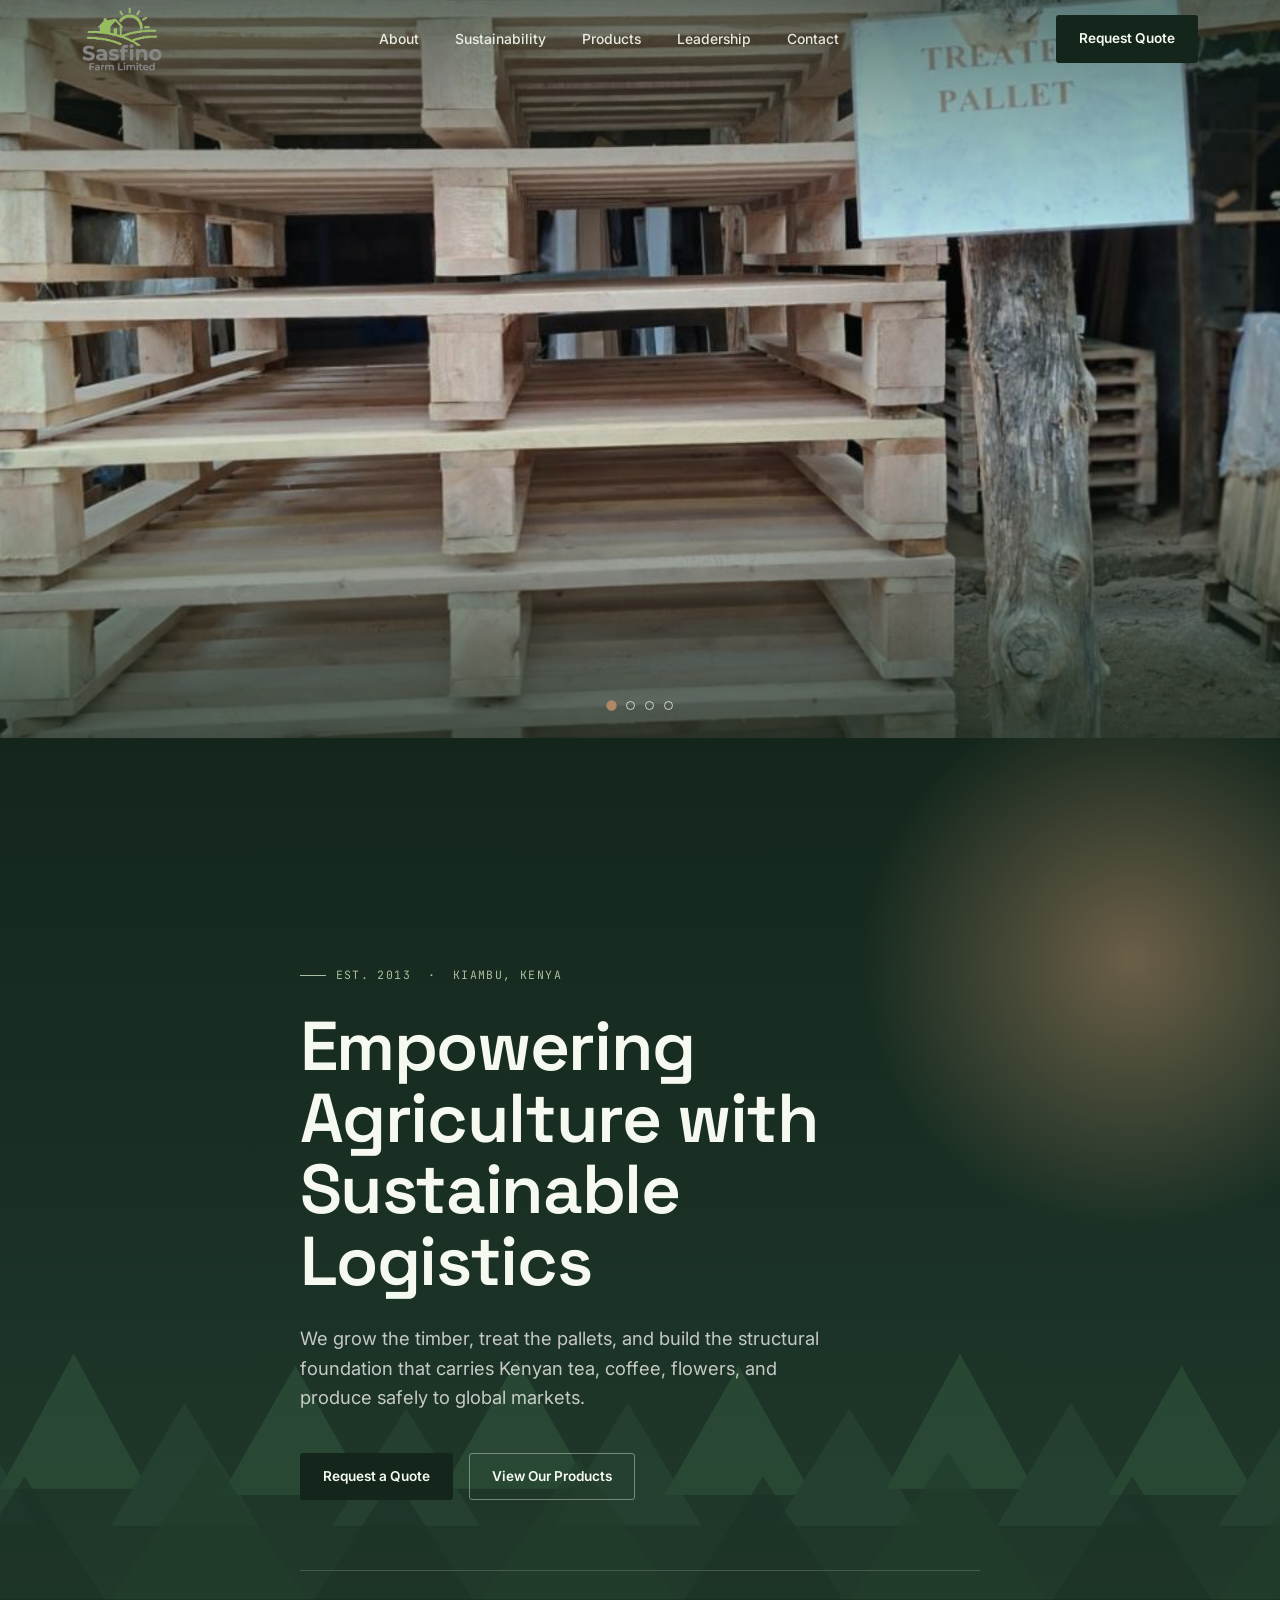
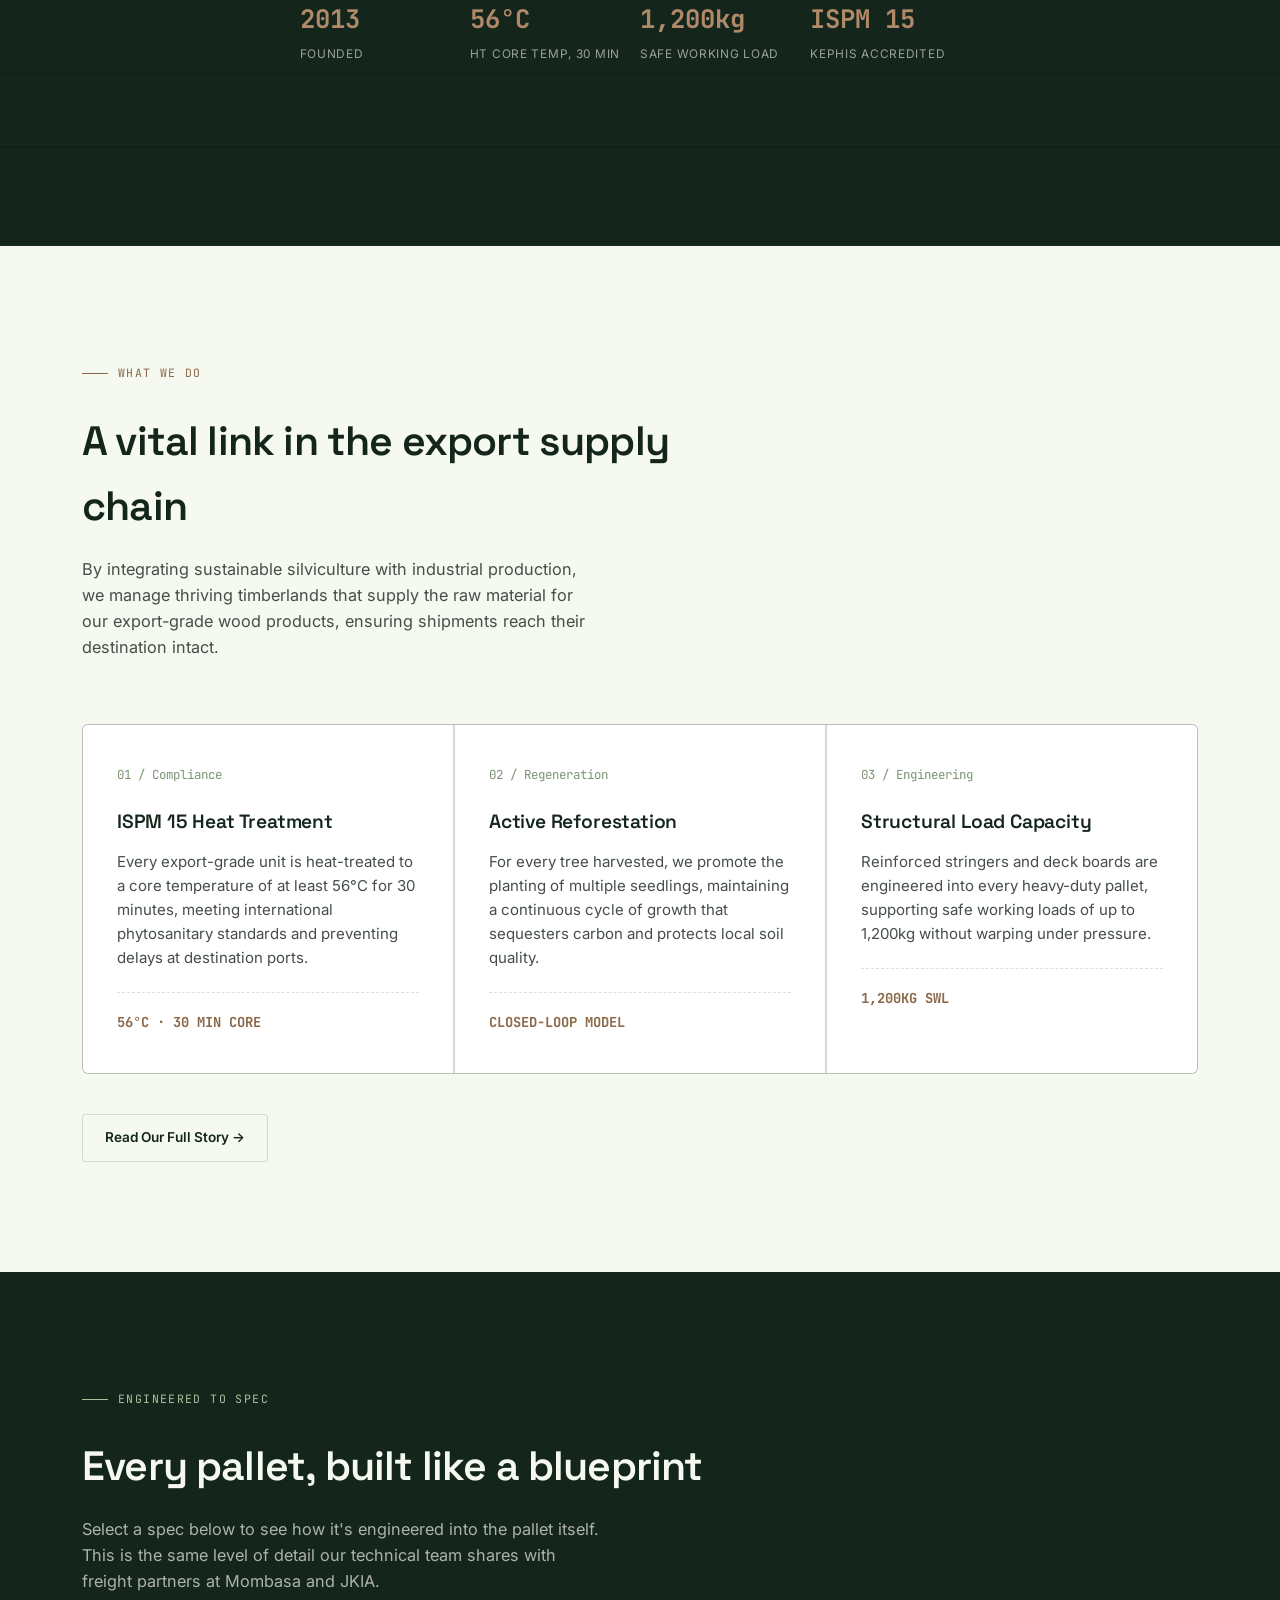
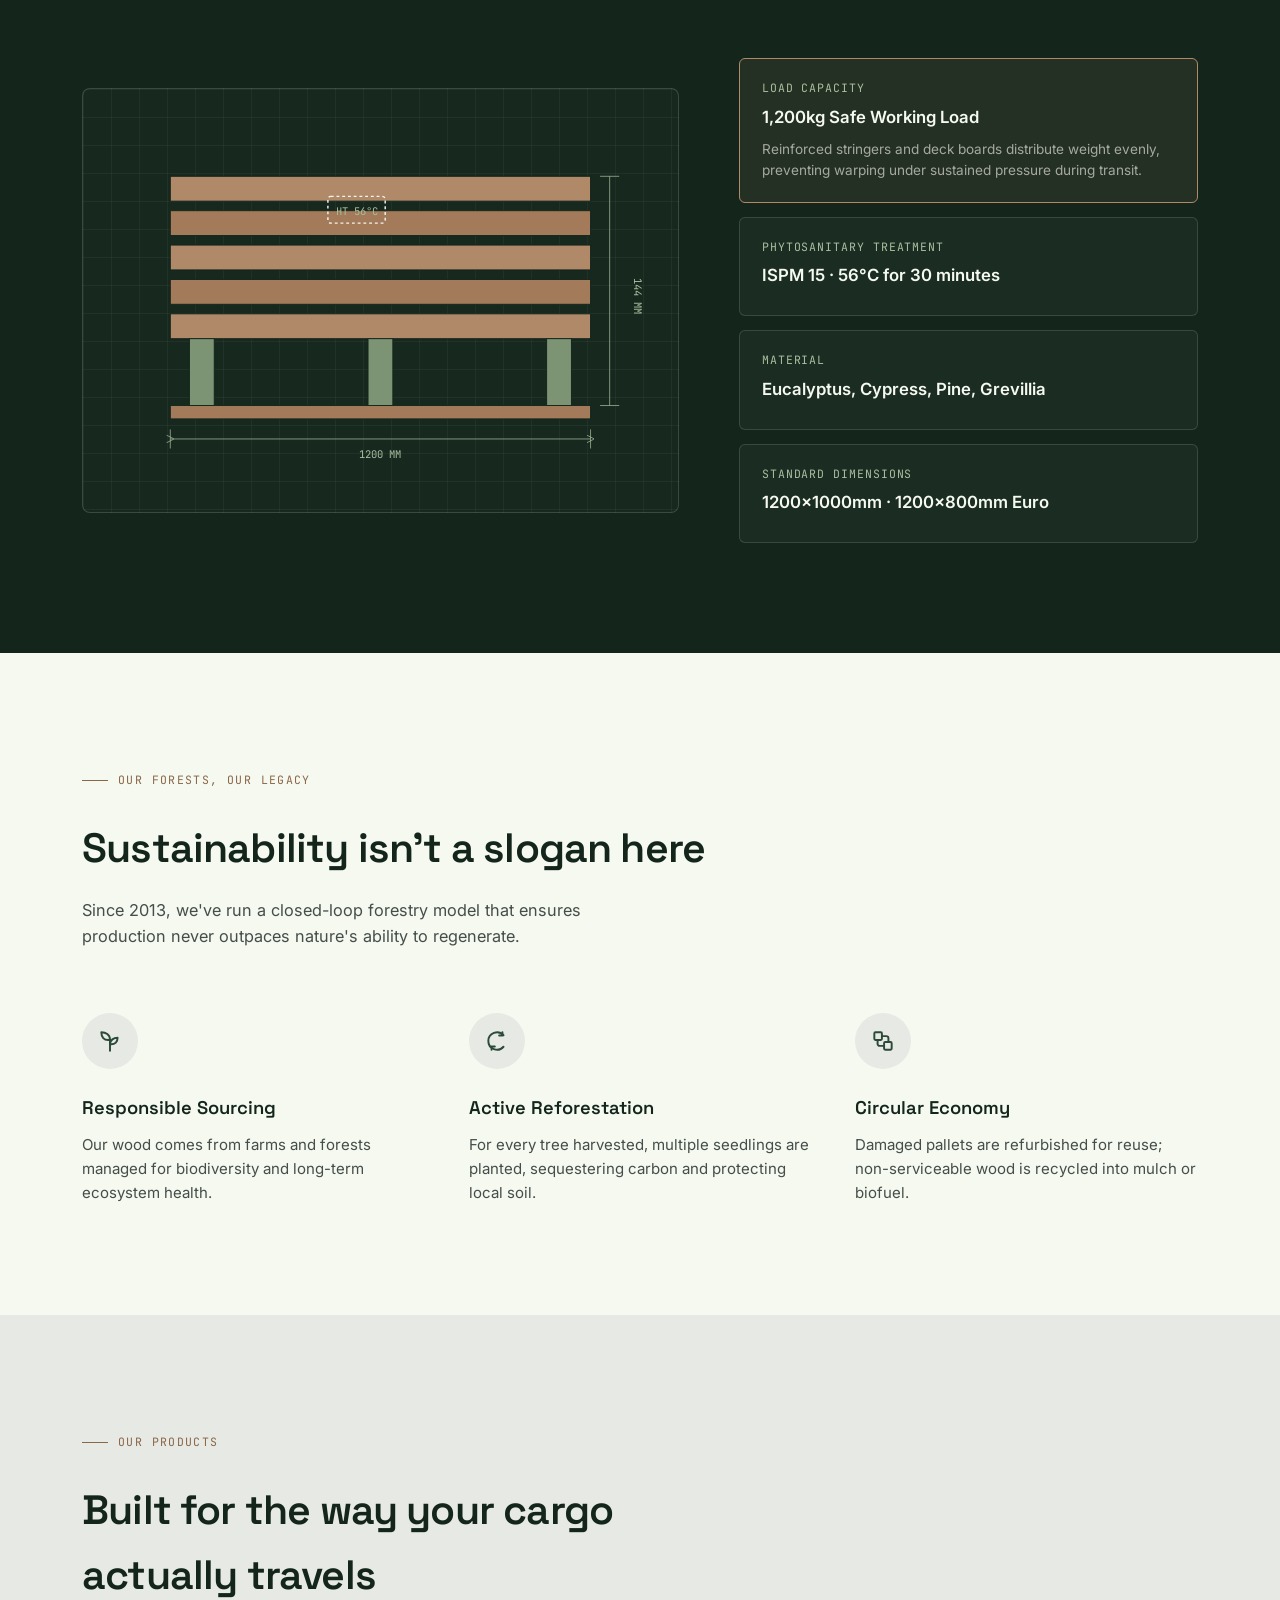
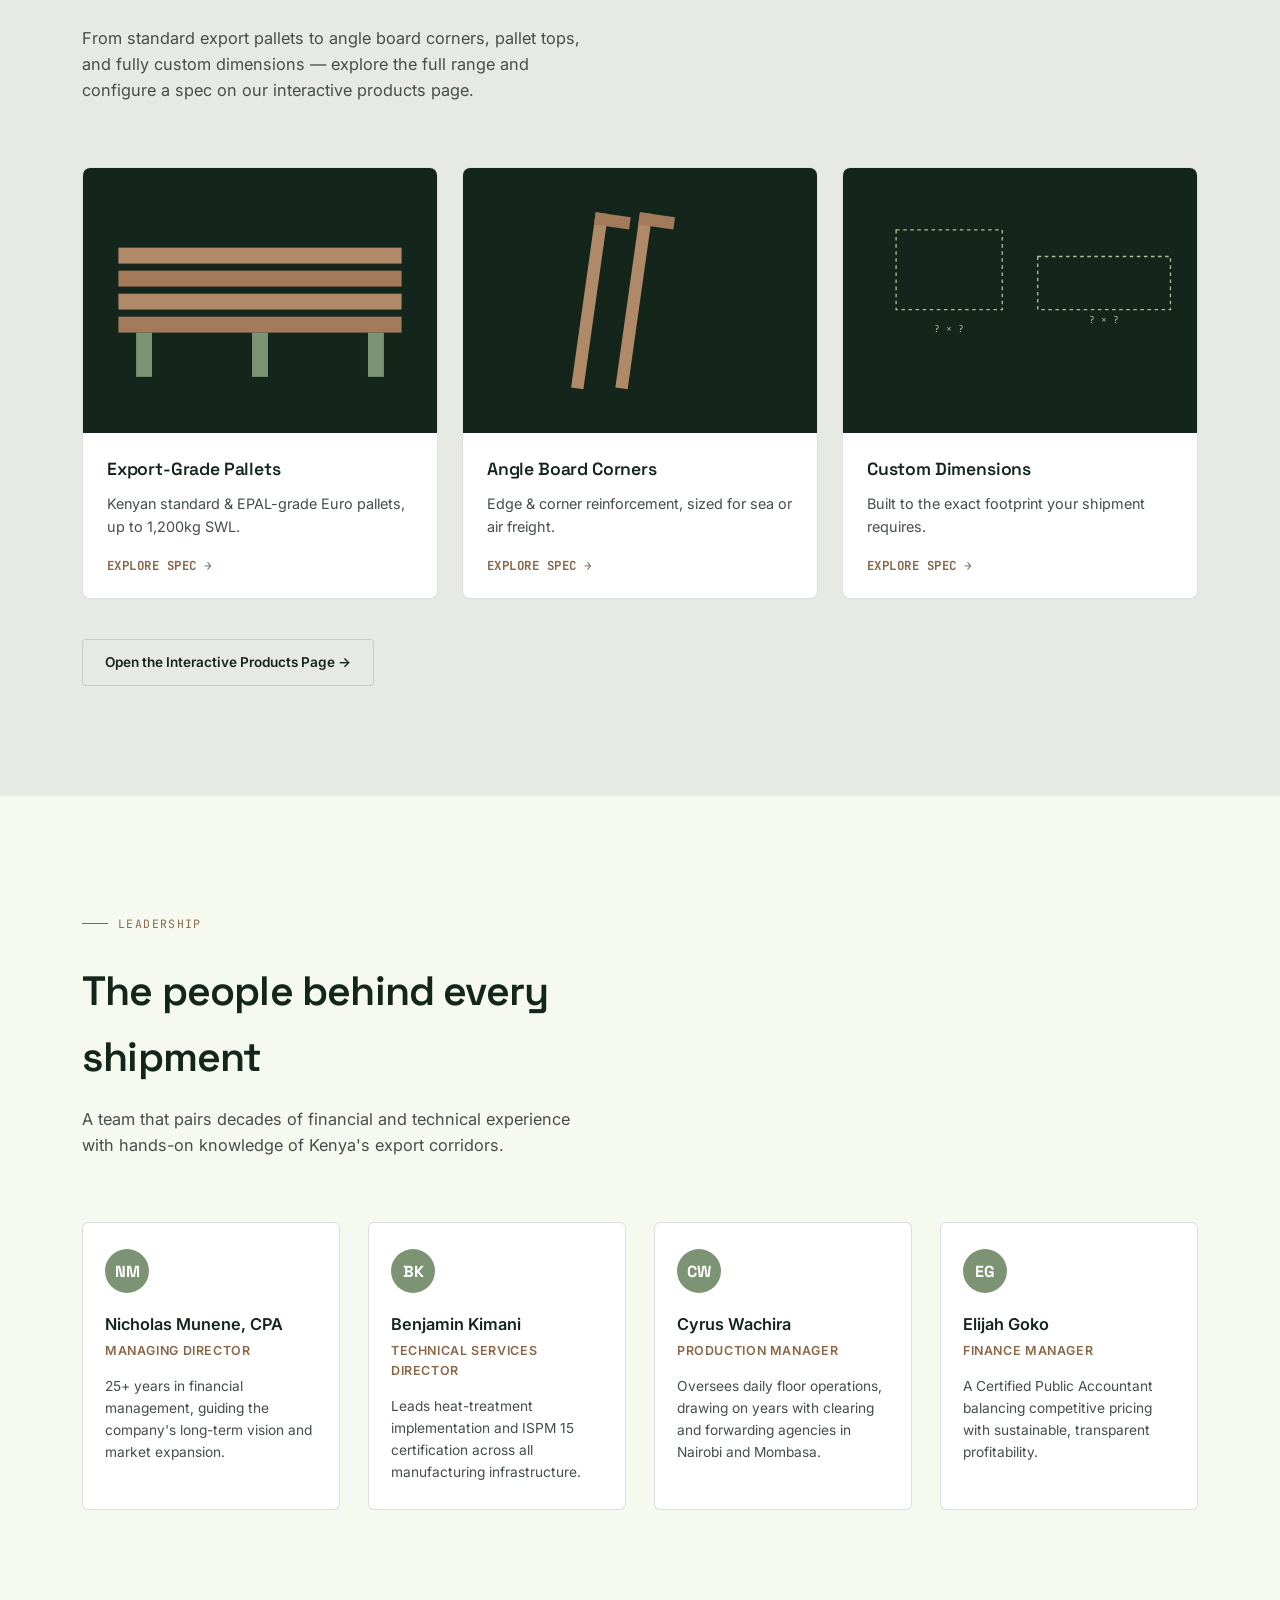
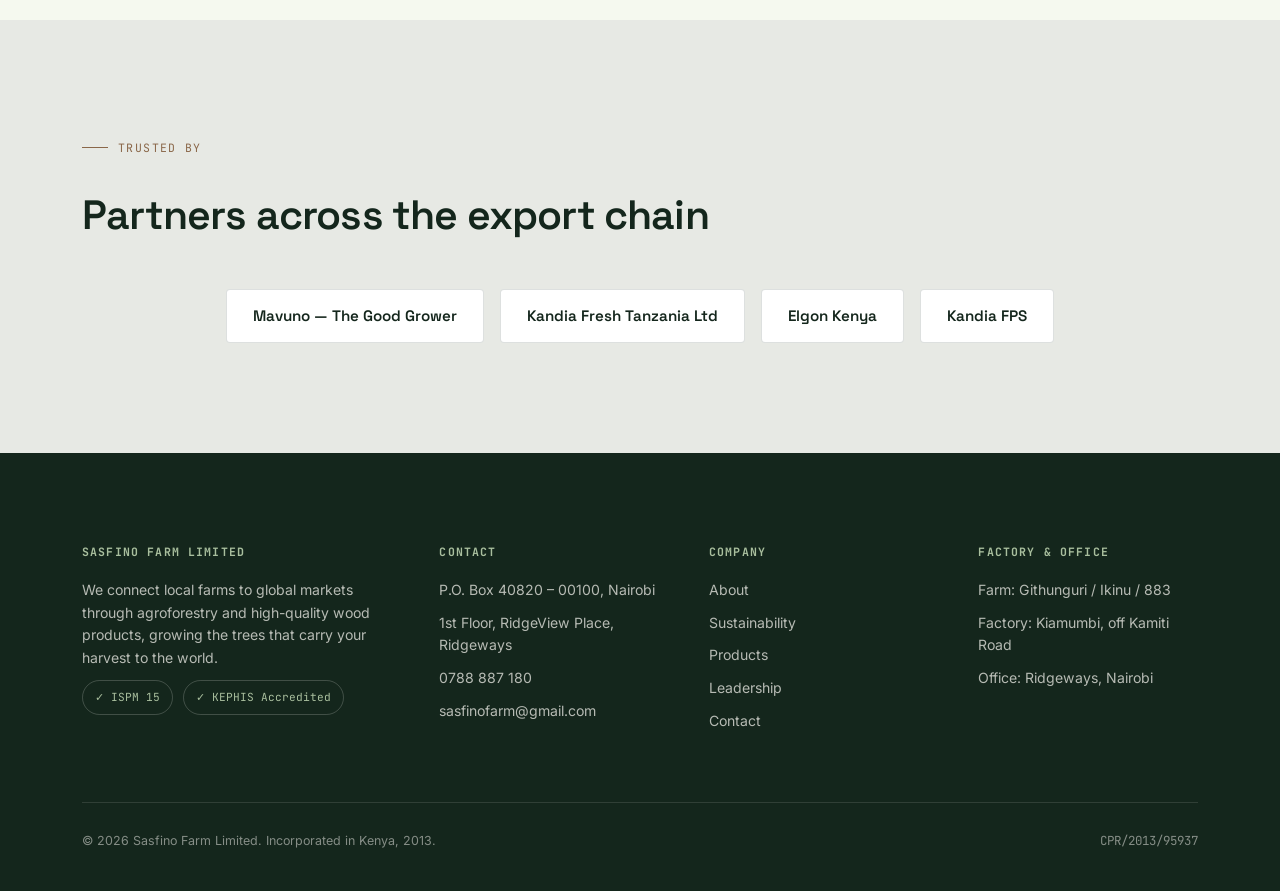
<file: index.html>
<!DOCTYPE html>
<html lang="en">
<head>
<meta charset="UTF-8">
<meta name="viewport" content="width=device-width, initial-scale=1.0">
<title>Sasfino Farm Limited — Wood Products Division</title>
<link rel="preconnect" href="https://fonts.googleapis.com">
<link rel="preconnect" href="https://fonts.gstatic.com" crossorigin>
<link href="https://fonts.googleapis.com/css2?family=Space+Grotesk:wght@400;500;600;700&family=Inter:wght@400;500;600;700&family=JetBrains+Mono:wght@400;500;700&display=swap" rel="stylesheet">
<link rel="stylesheet" href="style.css">
</head>
<body>

<header class="site-header">
  <div class="wrap">
    <div class="logo">
      <img src="sasfino_logo_2.png" alt="Sasfino Farm Limited" class="logo-img">
    </div>
    <nav class="main-nav">
      <a href="about.html">About</a>
      <a href="#sustainability">Sustainability</a>
      <a href="products.html">Products</a>
      <a href="#leadership">Leadership</a>
      <a href="contact.html">Contact</a>
    </nav>
    <a href="contact.html" class="btn btn-primary">Request Quote</a>
  </div>
</header>

<section class="slideshow" aria-label="Sasfino Farm photo slideshow">
  <div class="slide active" style="background-image:url('slide-pallets_1.jpg')"></div>
  <div class="slide" style="background-image:url('slide-reforestation_1.jpg')"></div>
  <div class="slide" style="background-image:url('slide-kiln_1.jpg')"></div>
  <div class="slide" style="background-image:url('slide-angleboard_1.jpg')"></div>
  <div class="slideshow-overlay"></div>
  <div class="slideshow-dots">
    <button class="dot active" data-slide="0" aria-label="Show slide 1"></button>
    <button class="dot" data-slide="1" aria-label="Show slide 2"></button>
    <button class="dot" data-slide="2" aria-label="Show slide 3"></button>
    <button class="dot" data-slide="3" aria-label="Show slide 4"></button>
  </div>
</section>

<section class="hero">
  <div class="hero-illustration">
    <svg viewBox="0 0 1400 900" preserveAspectRatio="xMidYMax slice" xmlns="http://www.w3.org/2000/svg">
      <defs>
        <radialGradient id="sunGrad" cx="50%" cy="50%" r="50%">
          <stop offset="0%" stop-color="#B08968" stop-opacity="0.55"/>
          <stop offset="100%" stop-color="#B08968" stop-opacity="0"/>
        </radialGradient>
      </defs>
      <circle cx="1100" cy="180" r="220" fill="url(#sunGrad)"/>
      <g opacity="0.5">
        <path d="M0 620 L60 520 L120 620 Z" fill="#2B4A37"/>
        <path d="M90 640 L150 540 L210 640 Z" fill="#2B4A37"/>
        <path d="M180 610 L240 500 L300 610 Z" fill="#345A40"/>
        <path d="M270 640 L330 540 L390 640 Z" fill="#2B4A37"/>
        <path d="M360 615 L420 510 L480 615 Z" fill="#345A40"/>
        <path d="M450 640 L510 545 L570 640 Z" fill="#2B4A37"/>
        <path d="M540 610 L600 505 L660 610 Z" fill="#345A40"/>
        <path d="M630 640 L690 540 L750 640 Z" fill="#2B4A37"/>
        <path d="M720 615 L780 510 L840 615 Z" fill="#345A40"/>
        <path d="M810 640 L870 545 L930 640 Z" fill="#2B4A37"/>
        <path d="M900 610 L960 500 L1020 610 Z" fill="#345A40"/>
        <path d="M990 640 L1050 540 L1110 640 Z" fill="#2B4A37"/>
        <path d="M1080 615 L1140 510 L1200 615 Z" fill="#345A40"/>
        <path d="M1170 640 L1230 545 L1290 640 Z" fill="#2B4A37"/>
        <path d="M1260 615 L1320 505 L1380 615 Z" fill="#2B4A37"/>
      </g>
      <g opacity="0.75">
        <path d="M-20 720 L60 590 L140 720 Z" fill="#1c3327"/>
        <path d="M110 740 L200 600 L290 740 Z" fill="#1c3327"/>
        <path d="M260 715 L350 580 L440 715 Z" fill="#223d2b"/>
        <path d="M410 740 L500 600 L590 740 Z" fill="#1c3327"/>
        <path d="M560 715 L650 585 L740 715 Z" fill="#223d2b"/>
        <path d="M710 740 L800 600 L890 740 Z" fill="#1c3327"/>
        <path d="M860 715 L950 580 L1040 715 Z" fill="#223d2b"/>
        <path d="M1010 740 L1100 600 L1190 740 Z" fill="#1c3327"/>
        <path d="M1160 715 L1250 585 L1340 715 Z" fill="#223d2b"/>
        <path d="M1310 740 L1400 600 L1440 740 Z" fill="#1c3327"/>
      </g>
      <rect x="0" y="700" width="1400" height="200" fill="#14261C"/>
      <g stroke="#0e1d15" stroke-width="1" opacity="0.6">
        <line x1="0" y1="760" x2="1400" y2="760"/>
        <line x1="0" y1="820" x2="1400" y2="820"/>
      </g>
    </svg>
  </div>
  <div class="wrap hero-content">
    <span class="eyebrow">Est. 2013 &nbsp;·&nbsp; Kiambu, Kenya</span>
    <h1 class="reveal is-visible">Empowering Agriculture with Sustainable Logistics</h1>
    <p class="sub reveal is-visible">We grow the timber, treat the pallets, and build the structural foundation that carries Kenyan tea, coffee, flowers, and produce safely to global markets.</p>
    <div class="hero-ctas reveal is-visible">
      <a href="contact.html" class="btn btn-primary">Request a Quote</a>
      <a href="products.html" class="btn btn-outline">View Our Products</a>
    </div>
    <div class="stat-strip reveal is-visible">
      <div><span class="num">2013</span><span class="label">Founded</span></div>
      <div><span class="num">56°C</span><span class="label">HT Core Temp, 30 min</span></div>
      <div><span class="num">1,200kg</span><span class="label">Safe Working Load</span></div>
      <div><span class="num">ISPM 15</span><span class="label">KEPHIS Accredited</span></div>
    </div>
  </div>
</section>

<section id="about">
  <div class="wrap">
    <div class="section-head reveal">
      <span class="eyebrow">What we do</span>
      <h2>A vital link in the export supply chain</h2>
      <p>By integrating sustainable silviculture with industrial production, we manage thriving timberlands that supply the raw material for our export-grade wood products, ensuring shipments reach their destination intact.</p>
    </div>
    <div class="feature-grid">
      <div class="feature-card reveal">
        <span class="idx">01 / Compliance</span>
        <h3>ISPM 15 Heat Treatment</h3>
        <p>Every export-grade unit is heat-treated to a core temperature of at least 56°C for 30 minutes, meeting international phytosanitary standards and preventing delays at destination ports.</p>
        <div class="metric">56°C · 30 MIN CORE</div>
      </div>
      <div class="feature-card reveal">
        <span class="idx">02 / Regeneration</span>
        <h3>Active Reforestation</h3>
        <p>For every tree harvested, we promote the planting of multiple seedlings, maintaining a continuous cycle of growth that sequesters carbon and protects local soil quality.</p>
        <div class="metric">CLOSED-LOOP MODEL</div>
      </div>
      <div class="feature-card reveal">
        <span class="idx">03 / Engineering</span>
        <h3>Structural Load Capacity</h3>
        <p>Reinforced stringers and deck boards are engineered into every heavy-duty pallet, supporting safe working loads of up to 1,200kg without warping under pressure.</p>
        <div class="metric">1,200KG SWL</div>
      </div>
    </div>
    <div class="reveal" style="margin-top:40px;">
      <a href="about.html" class="btn btn-ghost">Read Our Full Story →</a>
    </div>
  </div>
</section>

<section class="blueprint-section" id="specs">
  <div class="wrap">
    <div class="section-head reveal">
      <span class="eyebrow">Engineered to spec</span>
      <h2>Every pallet, built like a blueprint</h2>
      <p>Select a spec below to see how it's engineered into the pallet itself. This is the same level of detail our technical team shares with freight partners at Mombasa and JKIA.</p>
    </div>
    <div class="blueprint-wrap">
      <div class="blueprint-canvas reveal">
        <svg viewBox="0 0 560 380" xmlns="http://www.w3.org/2000/svg">
          <!-- Deck boards -->
          <g id="deck-boards">
            <rect x="60" y="60" width="440" height="26" fill="#B08968" stroke="#14261C" stroke-width="1"/>
            <rect x="60" y="96" width="440" height="26" fill="#a37a5a" stroke="#14261C" stroke-width="1"/>
            <rect x="60" y="132" width="440" height="26" fill="#B08968" stroke="#14261C" stroke-width="1"/>
            <rect x="60" y="168" width="440" height="26" fill="#a37a5a" stroke="#14261C" stroke-width="1"/>
            <rect x="60" y="204" width="440" height="26" fill="#B08968" stroke="#14261C" stroke-width="1"/>
          </g>
          <!-- Stringers -->
          <rect id="stringer-1" class="hotspot" x="80" y="230" width="26" height="70" fill="#7C9473" stroke="#14261C" stroke-width="1"/>
          <rect id="stringer-2" class="hotspot" x="267" y="230" width="26" height="70" fill="#7C9473" stroke="#14261C" stroke-width="1"/>
          <rect id="stringer-3" class="hotspot" x="454" y="230" width="26" height="70" fill="#7C9473" stroke="#14261C" stroke-width="1"/>
          <!-- Bottom boards -->
          <rect x="60" y="300" width="440" height="14" fill="#a37a5a" stroke="#14261C" stroke-width="1"/>

          <!-- HT stamp hotspot -->
          <g id="ht-stamp" class="hotspot" transform="translate(255,95)">
            <rect x="-30" y="-14" width="60" height="28" rx="3" fill="none" stroke="#F5F4EF" stroke-width="1.5" stroke-dasharray="3 3"/>
            <text x="0" y="5" text-anchor="middle" class="dim-text" font-size="10" fill="#F5F4EF">HT 56°C</text>
          </g>

          <!-- Width dimension -->
          <line class="dim-line" x1="60" y1="335" x2="500" y2="335" marker-start="url(#arrow)" marker-end="url(#arrow)"/>
          <line class="dim-line" x1="60" y1="325" x2="60" y2="345"/>
          <line class="dim-line" x1="500" y1="325" x2="500" y2="345"/>
          <text x="280" y="355" text-anchor="middle" class="dim-text">1200 MM</text>

          <!-- Height dimension -->
          <line class="dim-line" x1="520" y1="60" x2="520" y2="300"/>
          <line class="dim-line" x1="510" y1="60" x2="530" y2="60"/>
          <line class="dim-line" x1="510" y1="300" x2="530" y2="300"/>
          <text x="545" y="185" text-anchor="middle" class="dim-text" transform="rotate(90 545 185)">144 MM</text>

          <defs>
            <marker id="arrow" markerWidth="8" markerHeight="8" refX="4" refY="4" orient="auto">
              <path d="M0,0 L8,4 L0,8" fill="none" stroke="#A9BF9E" stroke-width="1"/>
            </marker>
          </defs>
        </svg>
      </div>
      <div class="spec-panel reveal">
        <div class="spec-item active" data-target="stringer-1 stringer-2 stringer-3">
          <div class="spec-label">Load Capacity</div>
          <div class="spec-value">1,200kg Safe Working Load</div>
          <div class="spec-detail">Reinforced stringers and deck boards distribute weight evenly, preventing warping under sustained pressure during transit.</div>
        </div>
        <div class="spec-item" data-target="ht-stamp">
          <div class="spec-label">Phytosanitary Treatment</div>
          <div class="spec-value">ISPM 15 · 56°C for 30 minutes</div>
          <div class="spec-detail">Heat treatment eliminates pests and satisfies the phytosanitary requirements demanded by every major destination port.</div>
        </div>
        <div class="spec-item" data-target="deck-boards">
          <div class="spec-label">Material</div>
          <div class="spec-value">Eucalyptus, Cypress, Pine, Grevillia</div>
          <div class="spec-detail">Durable hardwoods for heavy-duty loads; premium softwoods for lightweight, cost-effective air freight.</div>
        </div>
        <div class="spec-item" data-target="none">
          <div class="spec-label">Standard Dimensions</div>
          <div class="spec-value">1200×1000mm · 1200×800mm Euro</div>
          <div class="spec-detail">The Kenyan standard suits fruit, vegetable, tea, and coffee shipments; Euro pallets meet EPAL-grade specification for European buyers.</div>
        </div>
      </div>
    </div>
  </div>
</section>

<section id="sustainability">
  <div class="wrap">
    <div class="section-head reveal">
      <span class="eyebrow">Our forests, our legacy</span>
      <h2>Sustainability isn't a slogan here</h2>
      <p>Since 2013, we've run a closed-loop forestry model that ensures production never outpaces nature's ability to regenerate.</p>
    </div>
    <div class="sustain-grid">
      <div class="sustain-item reveal">
        <div class="icon-wrap">
          <svg viewBox="0 0 24 24" fill="none" xmlns="http://www.w3.org/2000/svg">
            <path d="M12 21V11" stroke="#2B4A37" stroke-width="1.8" stroke-linecap="round"/>
            <path d="M12 11C12 6 8 4 4 4C4 8 6 12 12 11Z" stroke="#2B4A37" stroke-width="1.8" stroke-linejoin="round"/>
            <path d="M12 15C12 11 15.5 9 19 9C19 12.5 17 15.5 12 15Z" stroke="#2B4A37" stroke-width="1.8" stroke-linejoin="round"/>
          </svg>
        </div>
        <h3>Responsible Sourcing</h3>
        <p>Our wood comes from farms and forests managed for biodiversity and long-term ecosystem health.</p>
      </div>
      <div class="sustain-item reveal">
        <div class="icon-wrap">
          <svg viewBox="0 0 24 24" fill="none" xmlns="http://www.w3.org/2000/svg">
            <path d="M4 12a8 8 0 0 1 14-5.3M4 12a8 8 0 0 0 14 5.3" stroke="#2B4A37" stroke-width="1.8" stroke-linecap="round"/>
            <path d="M17 4v3h-3M7 20v-3h3" stroke="#2B4A37" stroke-width="1.8" stroke-linecap="round" stroke-linejoin="round"/>
          </svg>
        </div>
        <h3>Active Reforestation</h3>
        <p>For every tree harvested, multiple seedlings are planted, sequestering carbon and protecting local soil.</p>
      </div>
      <div class="sustain-item reveal">
        <div class="icon-wrap">
          <svg viewBox="0 0 24 24" fill="none" xmlns="http://www.w3.org/2000/svg">
            <rect x="4" y="4" width="7" height="7" rx="1" stroke="#2B4A37" stroke-width="1.8"/>
            <rect x="13" y="13" width="7" height="7" rx="1" stroke="#2B4A37" stroke-width="1.8"/>
            <path d="M11 7.5h4a2 2 0 0 1 2 2V13M13 16.5H9a2 2 0 0 1-2-2V11" stroke="#2B4A37" stroke-width="1.8" stroke-linecap="round"/>
          </svg>
        </div>
        <h3>Circular Economy</h3>
        <p>Damaged pallets are refurbished for reuse; non-serviceable wood is recycled into mulch or biofuel.</p>
      </div>
    </div>
  </div>
</section>

<section id="products" style="background:var(--slate-light);">
  <div class="wrap">
    <div class="section-head reveal">
      <span class="eyebrow">Our products</span>
      <h2>Built for the way your cargo actually travels</h2>
      <p>From standard export pallets to angle board corners, pallet tops, and fully custom dimensions — explore the full range and configure a spec on our interactive products page.</p>
    </div>
    <div class="product-teaser-grid reveal">
      <a href="products.html#pallets" class="product-teaser-card">
        <div class="ptc-visual">
          <svg viewBox="0 0 400 300" xmlns="http://www.w3.org/2000/svg">
            <rect width="400" height="300" fill="#14261C"/>
            <g transform="translate(40,90)">
              <rect x="0" y="0" width="320" height="18" fill="#B08968"/>
              <rect x="0" y="26" width="320" height="18" fill="#a37a5a"/>
              <rect x="0" y="52" width="320" height="18" fill="#B08968"/>
              <rect x="0" y="78" width="320" height="18" fill="#a37a5a"/>
              <rect x="20" y="96" width="18" height="50" fill="#7C9473"/>
              <rect x="151" y="96" width="18" height="50" fill="#7C9473"/>
              <rect x="282" y="96" width="18" height="50" fill="#7C9473"/>
            </g>
          </svg>
        </div>
        <h3>Export-Grade Pallets</h3>
        <p>Kenyan standard & EPAL-grade Euro pallets, up to 1,200kg SWL.</p>
        <span class="ptc-link">Explore spec →</span>
      </a>
      <a href="products.html#angle" class="product-teaser-card">
        <div class="ptc-visual">
          <svg viewBox="0 0 400 300" xmlns="http://www.w3.org/2000/svg">
            <rect width="400" height="300" fill="#14261C"/>
            <g transform="translate(150,50) rotate(8)">
              <rect x="0" y="0" width="14" height="200" fill="#B08968"/>
              <rect x="0" y="0" width="40" height="14" fill="#a37a5a"/>
            </g>
            <g transform="translate(200,50) rotate(8)">
              <rect x="0" y="0" width="14" height="200" fill="#B08968"/>
              <rect x="0" y="0" width="40" height="14" fill="#a37a5a"/>
            </g>
          </svg>
        </div>
        <h3>Angle Board Corners</h3>
        <p>Edge & corner reinforcement, sized for sea or air freight.</p>
        <span class="ptc-link">Explore spec →</span>
      </a>
      <a href="products.html#custom" class="product-teaser-card">
        <div class="ptc-visual">
          <svg viewBox="0 0 400 300" xmlns="http://www.w3.org/2000/svg">
            <rect width="400" height="300" fill="#14261C"/>
            <rect x="60" y="70" width="120" height="90" fill="none" stroke="#A9BF9E" stroke-width="1.5" stroke-dasharray="4 4"/>
            <rect x="220" y="100" width="150" height="60" fill="none" stroke="#A9BF9E" stroke-width="1.5" stroke-dasharray="4 4"/>
            <text x="120" y="185" text-anchor="middle" font-family="JetBrains Mono" font-size="11" fill="#A9BF9E">? × ?</text>
            <text x="295" y="175" text-anchor="middle" font-family="JetBrains Mono" font-size="11" fill="#A9BF9E">? × ?</text>
          </svg>
        </div>
        <h3>Custom Dimensions</h3>
        <p>Built to the exact footprint your shipment requires.</p>
        <span class="ptc-link">Explore spec →</span>
      </a>
    </div>
    <div class="reveal" style="margin-top:40px;">
      <a href="products.html" class="btn btn-ghost">Open the Interactive Products Page →</a>
    </div>
  </div>
</section>

<section id="leadership">
  <div class="wrap">
    <div class="section-head reveal">
      <span class="eyebrow">Leadership</span>
      <h2>The people behind every shipment</h2>
      <p>A team that pairs decades of financial and technical experience with hands-on knowledge of Kenya's export corridors.</p>
    </div>
    <div class="leader-grid">
      <div class="leader-card reveal">
        <div class="avatar">NM</div>
        <h4>Nicholas Munene, CPA</h4>
        <div class="role">Managing Director</div>
        <p>25+ years in financial management, guiding the company's long-term vision and market expansion.</p>
      </div>
      <div class="leader-card reveal">
        <div class="avatar">BK</div>
        <h4>Benjamin Kimani</h4>
        <div class="role">Technical Services Director</div>
        <p>Leads heat-treatment implementation and ISPM 15 certification across all manufacturing infrastructure.</p>
      </div>
      <div class="leader-card reveal">
        <div class="avatar">CW</div>
        <h4>Cyrus Wachira</h4>
        <div class="role">Production Manager</div>
        <p>Oversees daily floor operations, drawing on years with clearing and forwarding agencies in Nairobi and Mombasa.</p>
      </div>
      <div class="leader-card reveal">
        <div class="avatar">EG</div>
        <h4>Elijah Goko</h4>
        <div class="role">Finance Manager</div>
        <p>A Certified Public Accountant balancing competitive pricing with sustainable, transparent profitability.</p>
      </div>
    </div>
  </div>
</section>

<section class="partners-section">
  <div class="wrap">
    <div class="section-head reveal" style="margin-bottom:40px;">
      <span class="eyebrow">Trusted by</span>
      <h2>Partners across the export chain</h2>
    </div>
    <div class="partner-row reveal">
      <div class="partner-chip">Mavuno — The Good Grower</div>
      <div class="partner-chip">Kandia Fresh Tanzania Ltd</div>
      <div class="partner-chip">Elgon Kenya</div>
      <div class="partner-chip">Kandia FPS</div>
    </div>
  </div>
</section>

<footer id="contact">
  <div class="wrap">
    <div class="footer-grid">
      <div>
        <h5>Sasfino Farm Limited</h5>
        <p style="max-width:32ch; color:rgba(245,244,239,0.72);">We connect local farms to global markets through agroforestry and high-quality wood products, growing the trees that carry your harvest to the world.</p>
        <div class="cert-badges">
          <span class="cert-badge">✓ ISPM 15</span>
          <span class="cert-badge">✓ KEPHIS Accredited</span>
        </div>
      </div>
      <div>
        <h5>Contact</h5>
        <p>P.O. Box 40820 – 00100, Nairobi</p>
        <p>1st Floor, RidgeView Place, Ridgeways</p>
        <a href="tel:+254788887180">0788 887 180</a>
        <a href="mailto:sasfinofarm@gmail.com">sasfinofarm@gmail.com</a>
      </div>
      <div>
        <h5>Company</h5>
        <a href="about.html">About</a>
        <a href="#sustainability">Sustainability</a>
        <a href="products.html">Products</a>
        <a href="#leadership">Leadership</a>
        <a href="contact.html">Contact</a>
      </div>
      <div>
        <h5>Factory & Office</h5>
        <p>Farm: Githunguri / Ikinu / 883</p>
        <p>Factory: Kiamumbi, off Kamiti Road</p>
        <p>Office: Ridgeways, Nairobi</p>
      </div>
    </div>
    <div class="footer-bottom">
      <span>© 2026 Sasfino Farm Limited. Incorporated in Kenya, 2013.</span>
      <span class="mono">CPR/2013/95937</span>
    </div>
  </div>
</footer>

<script src="script.js"></script>

</body>
</html>
</file>
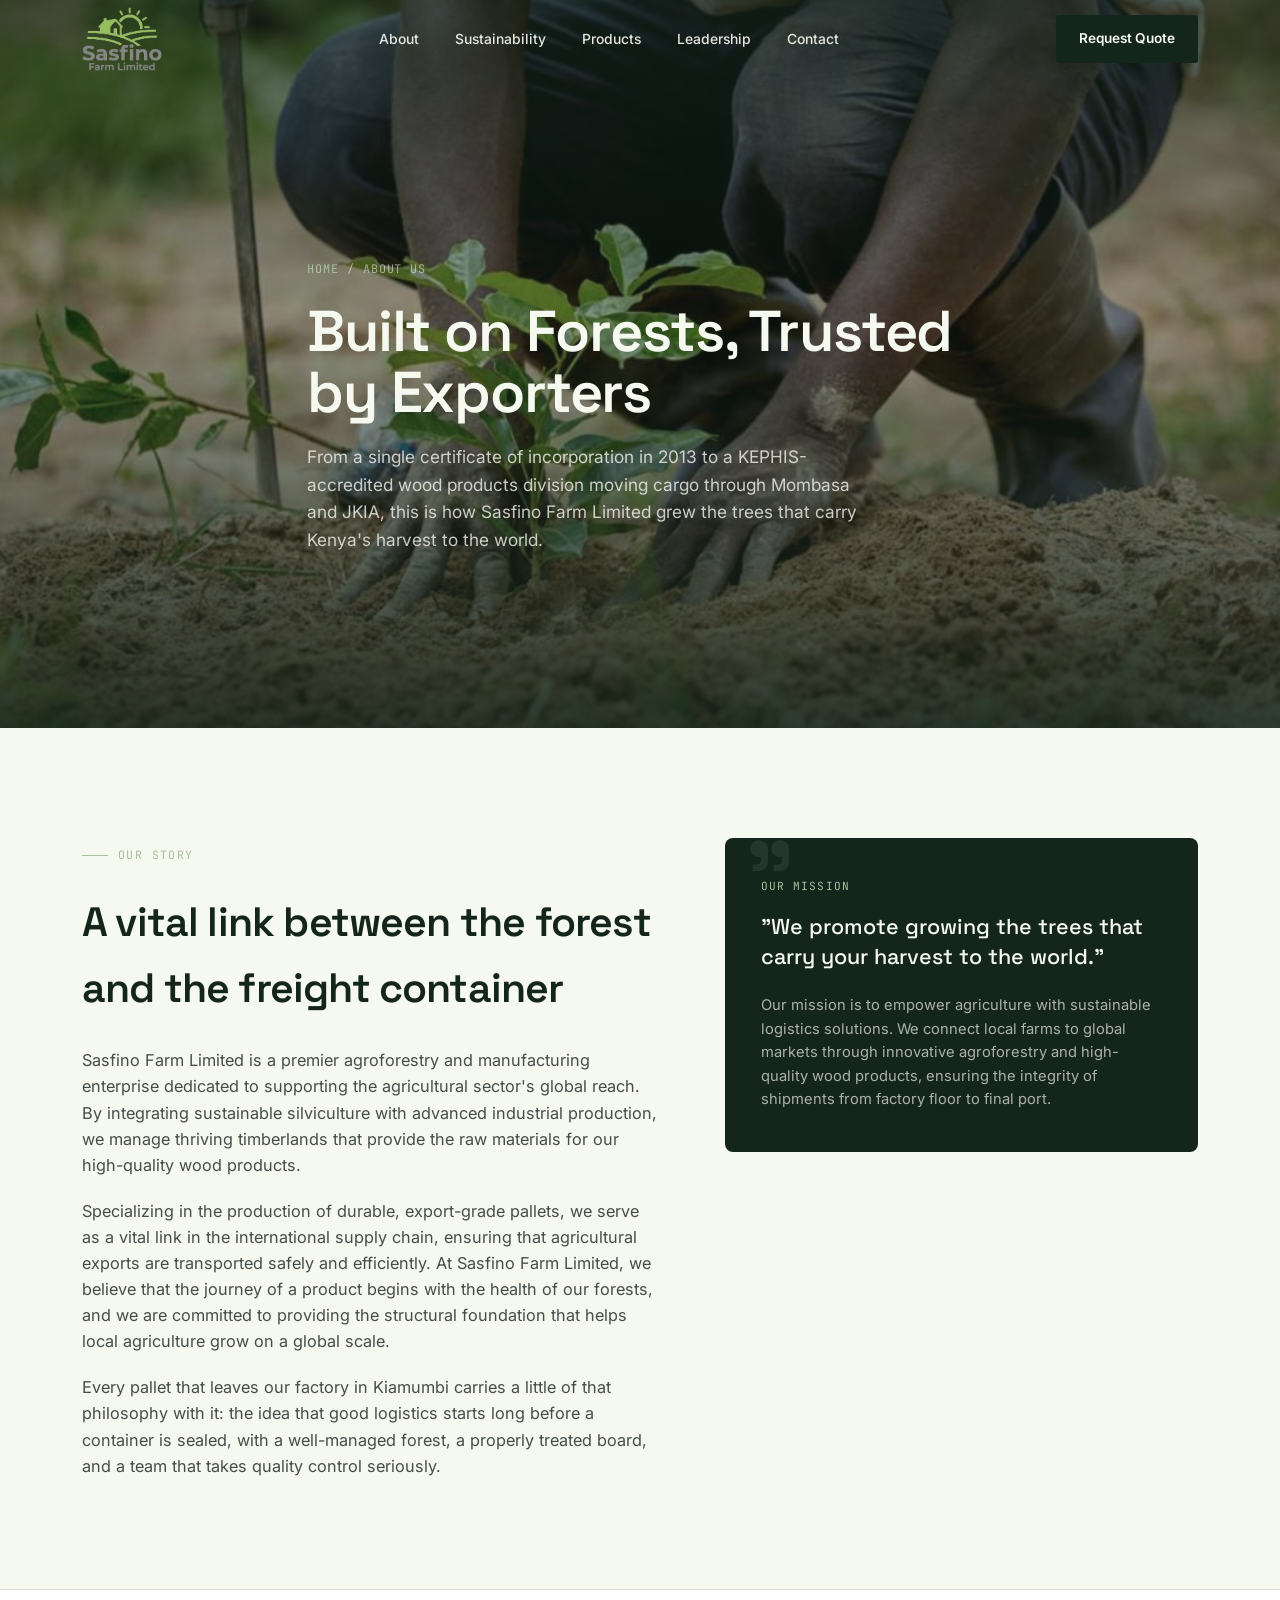
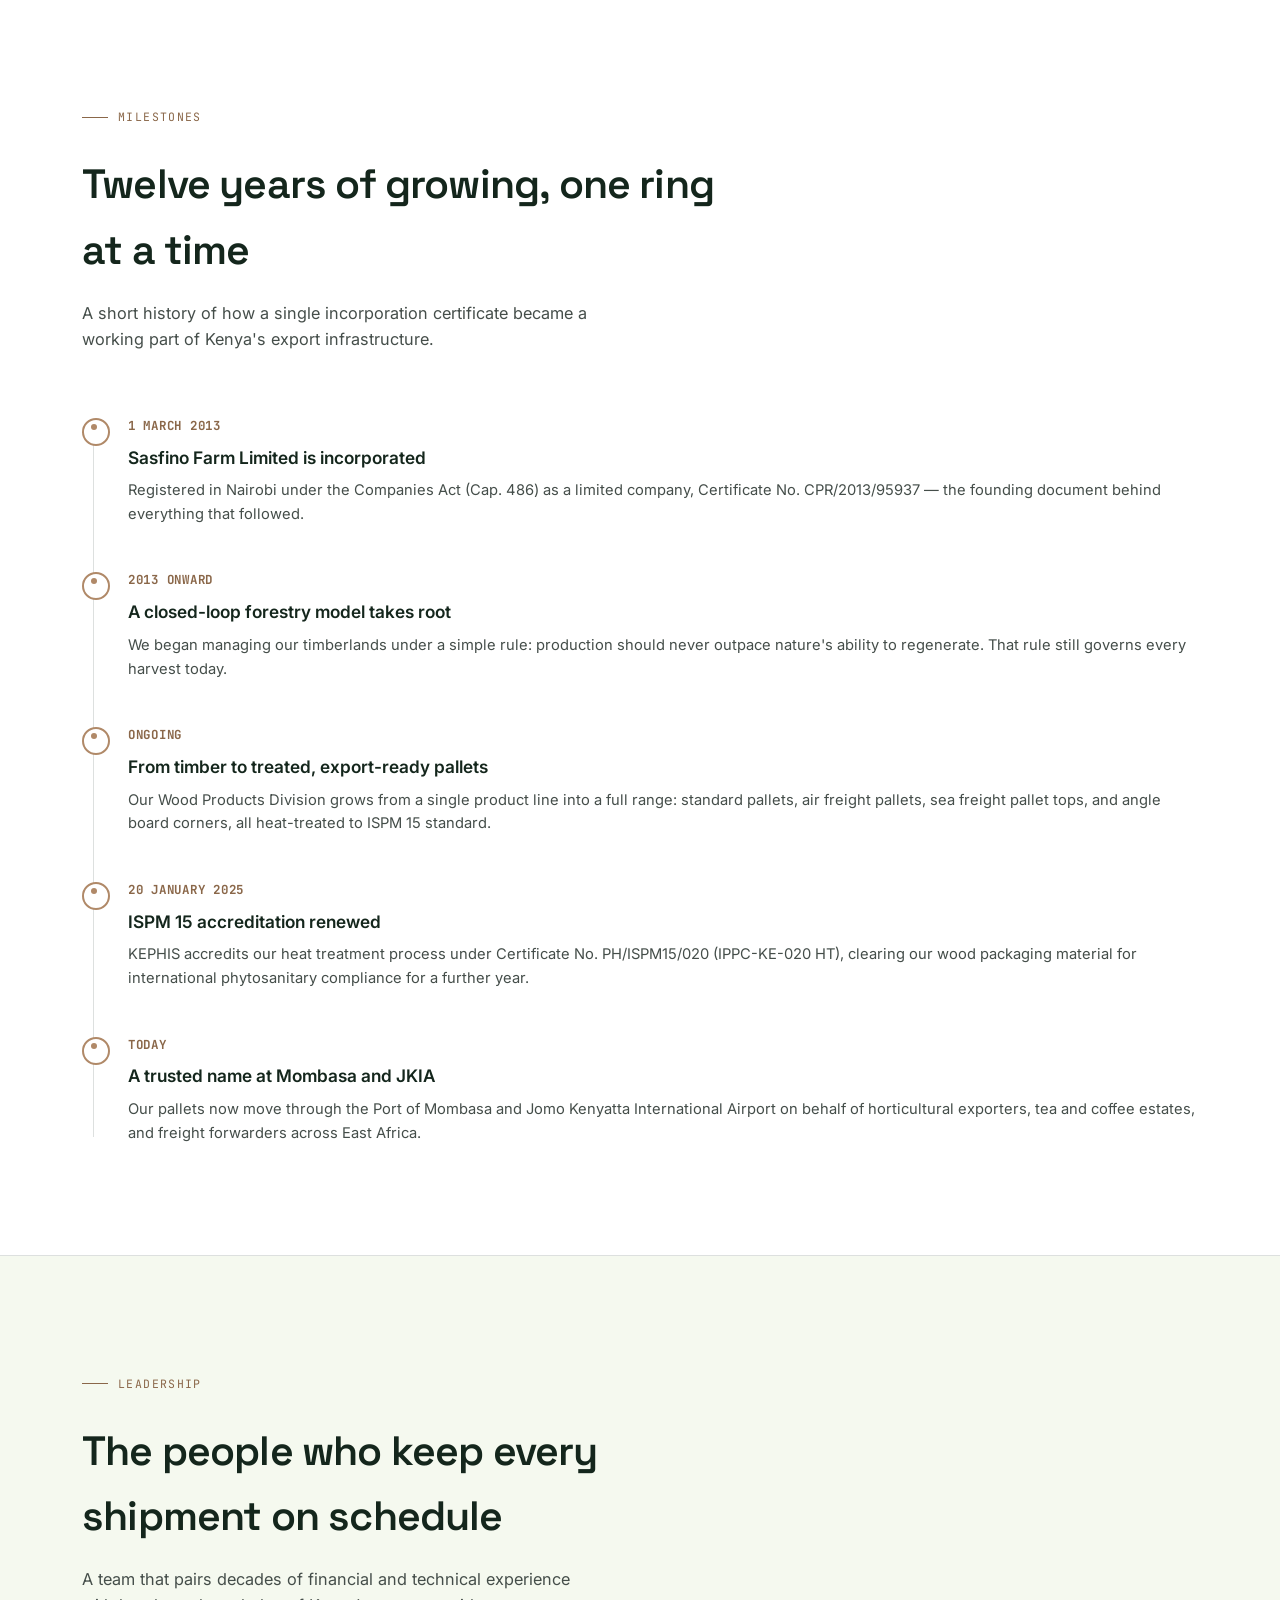
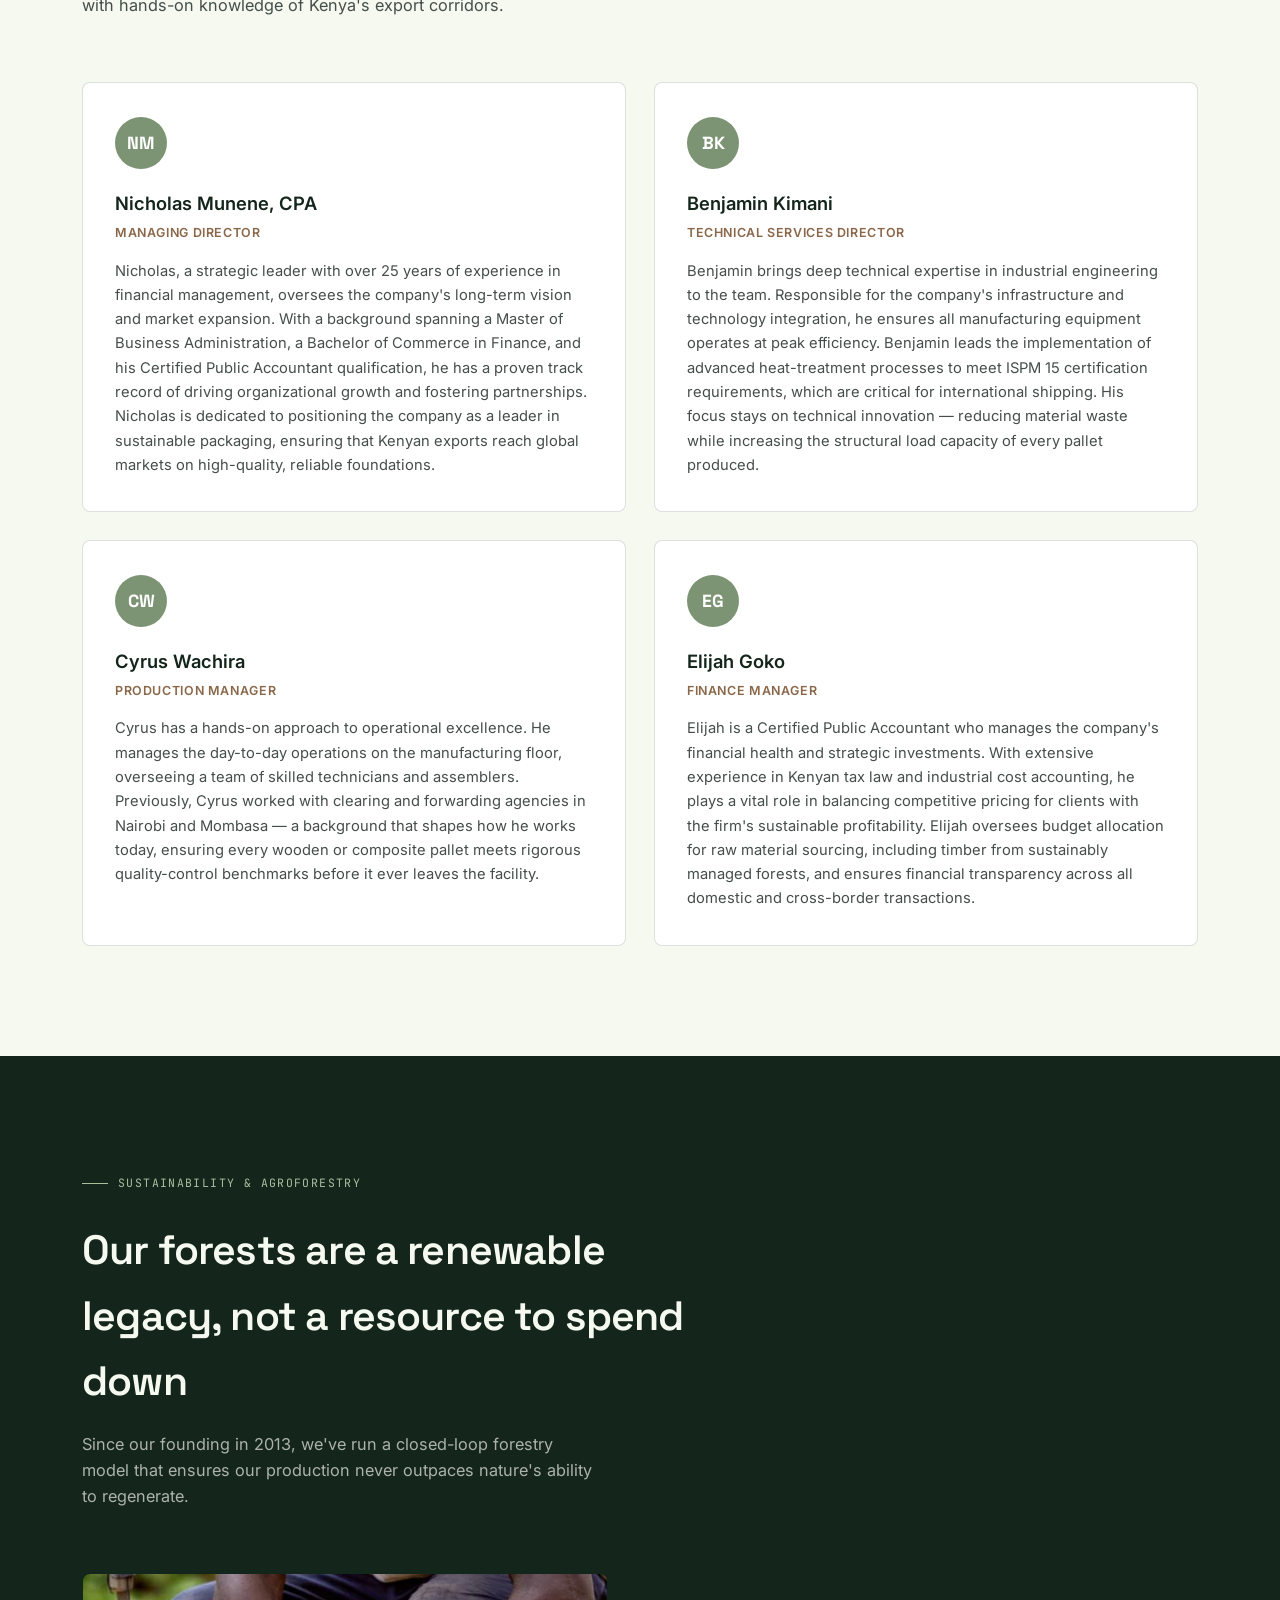
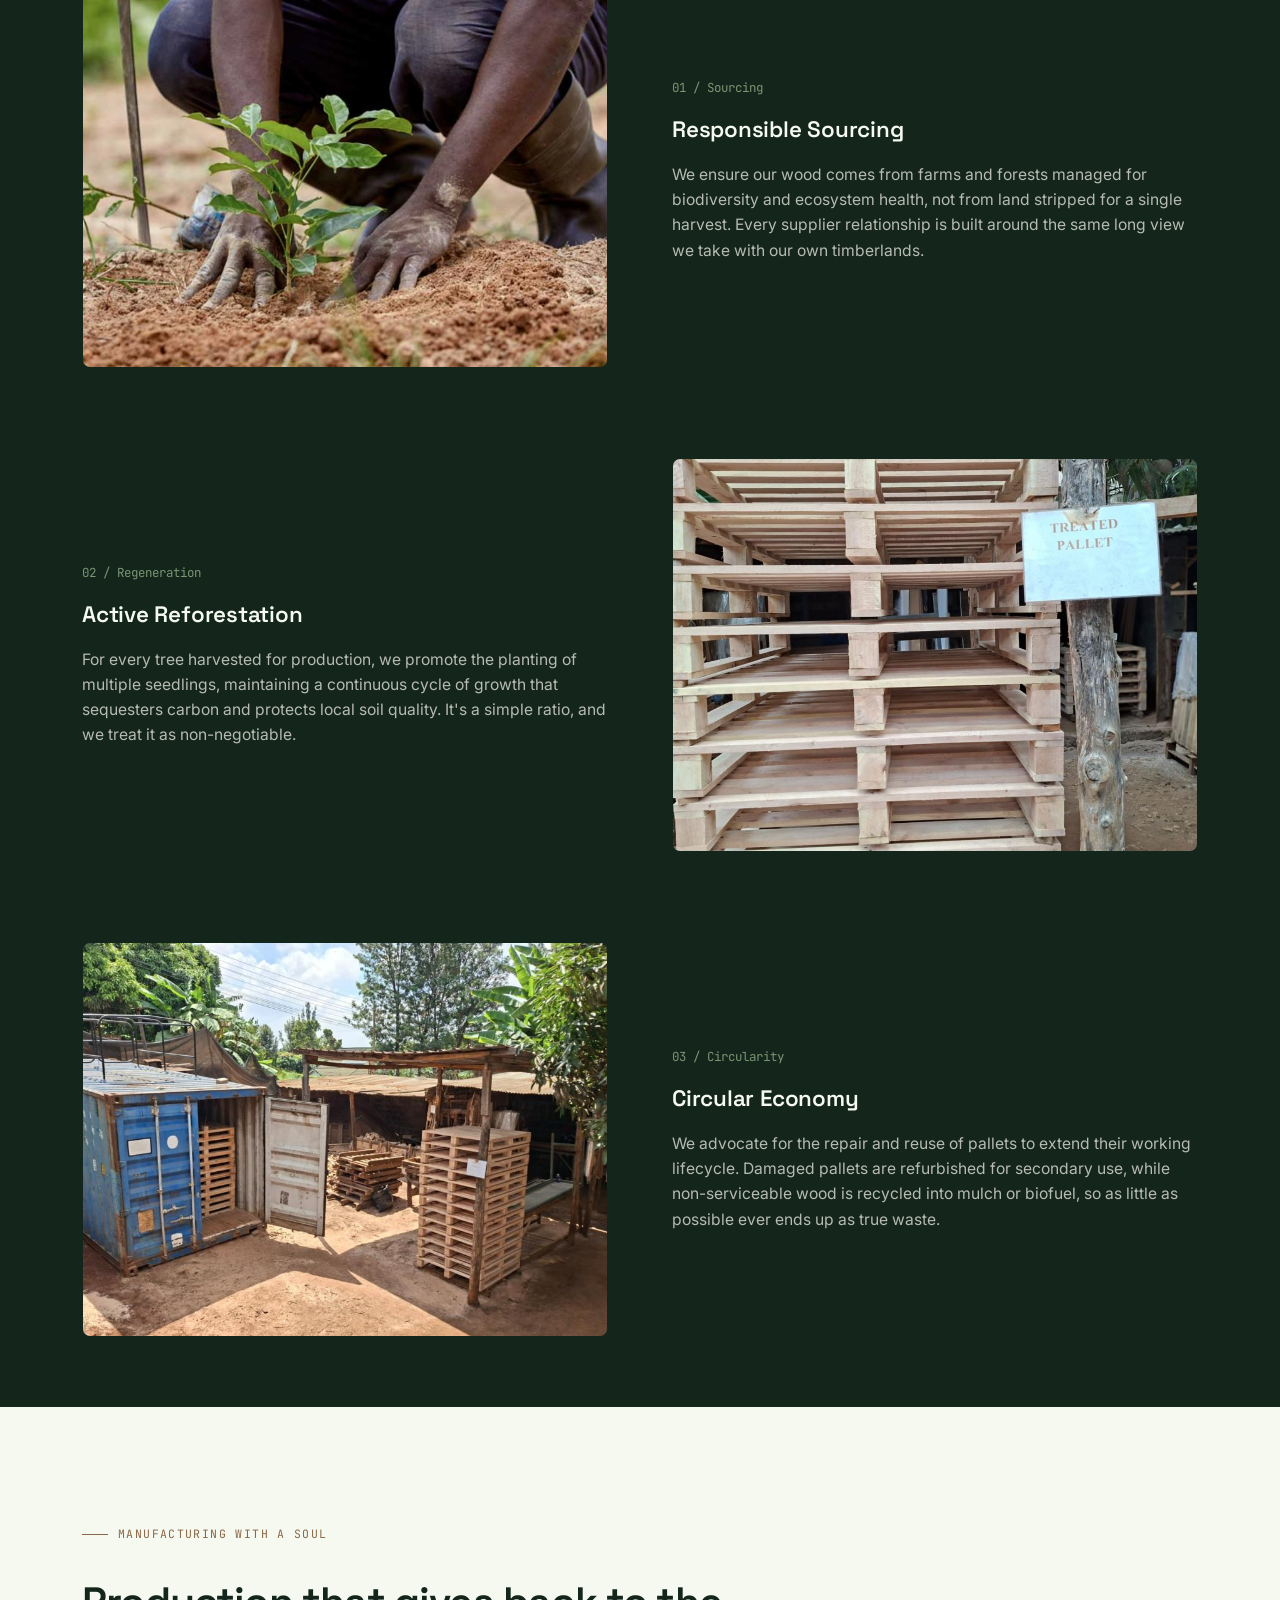
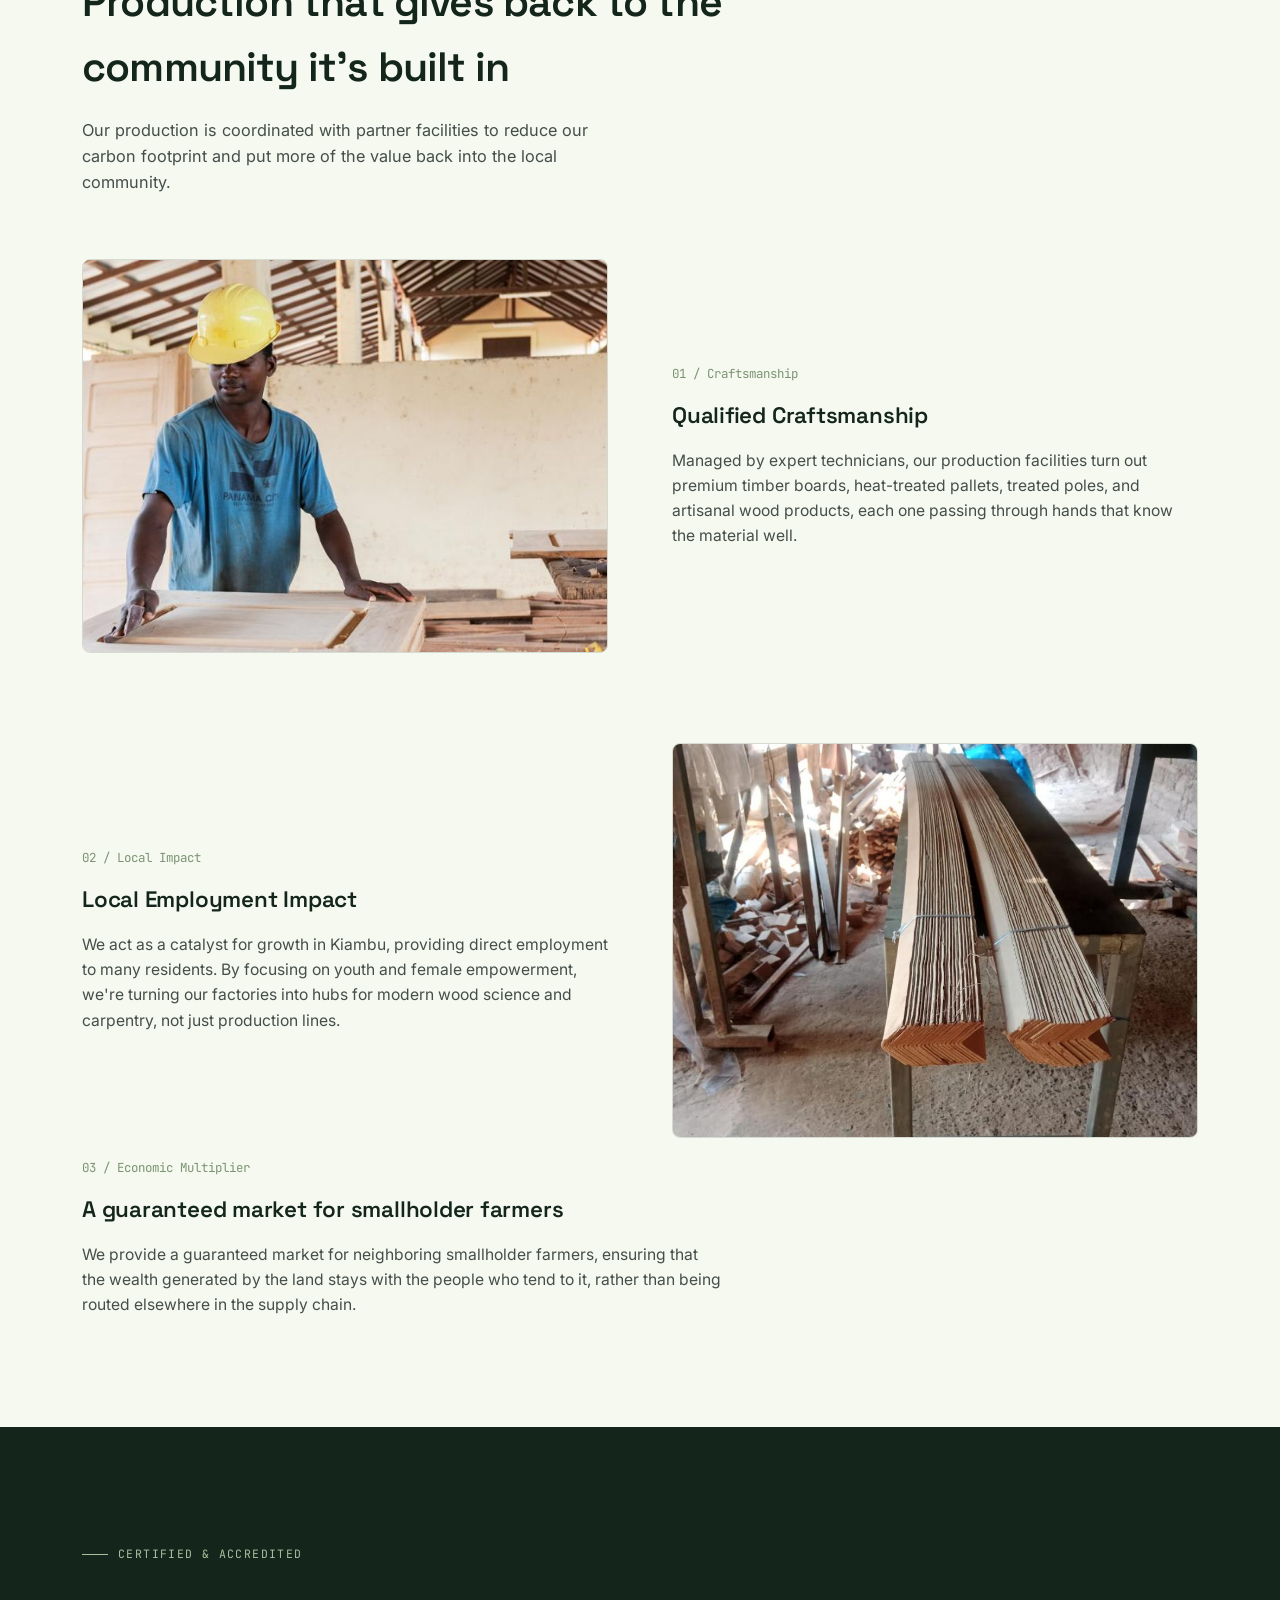
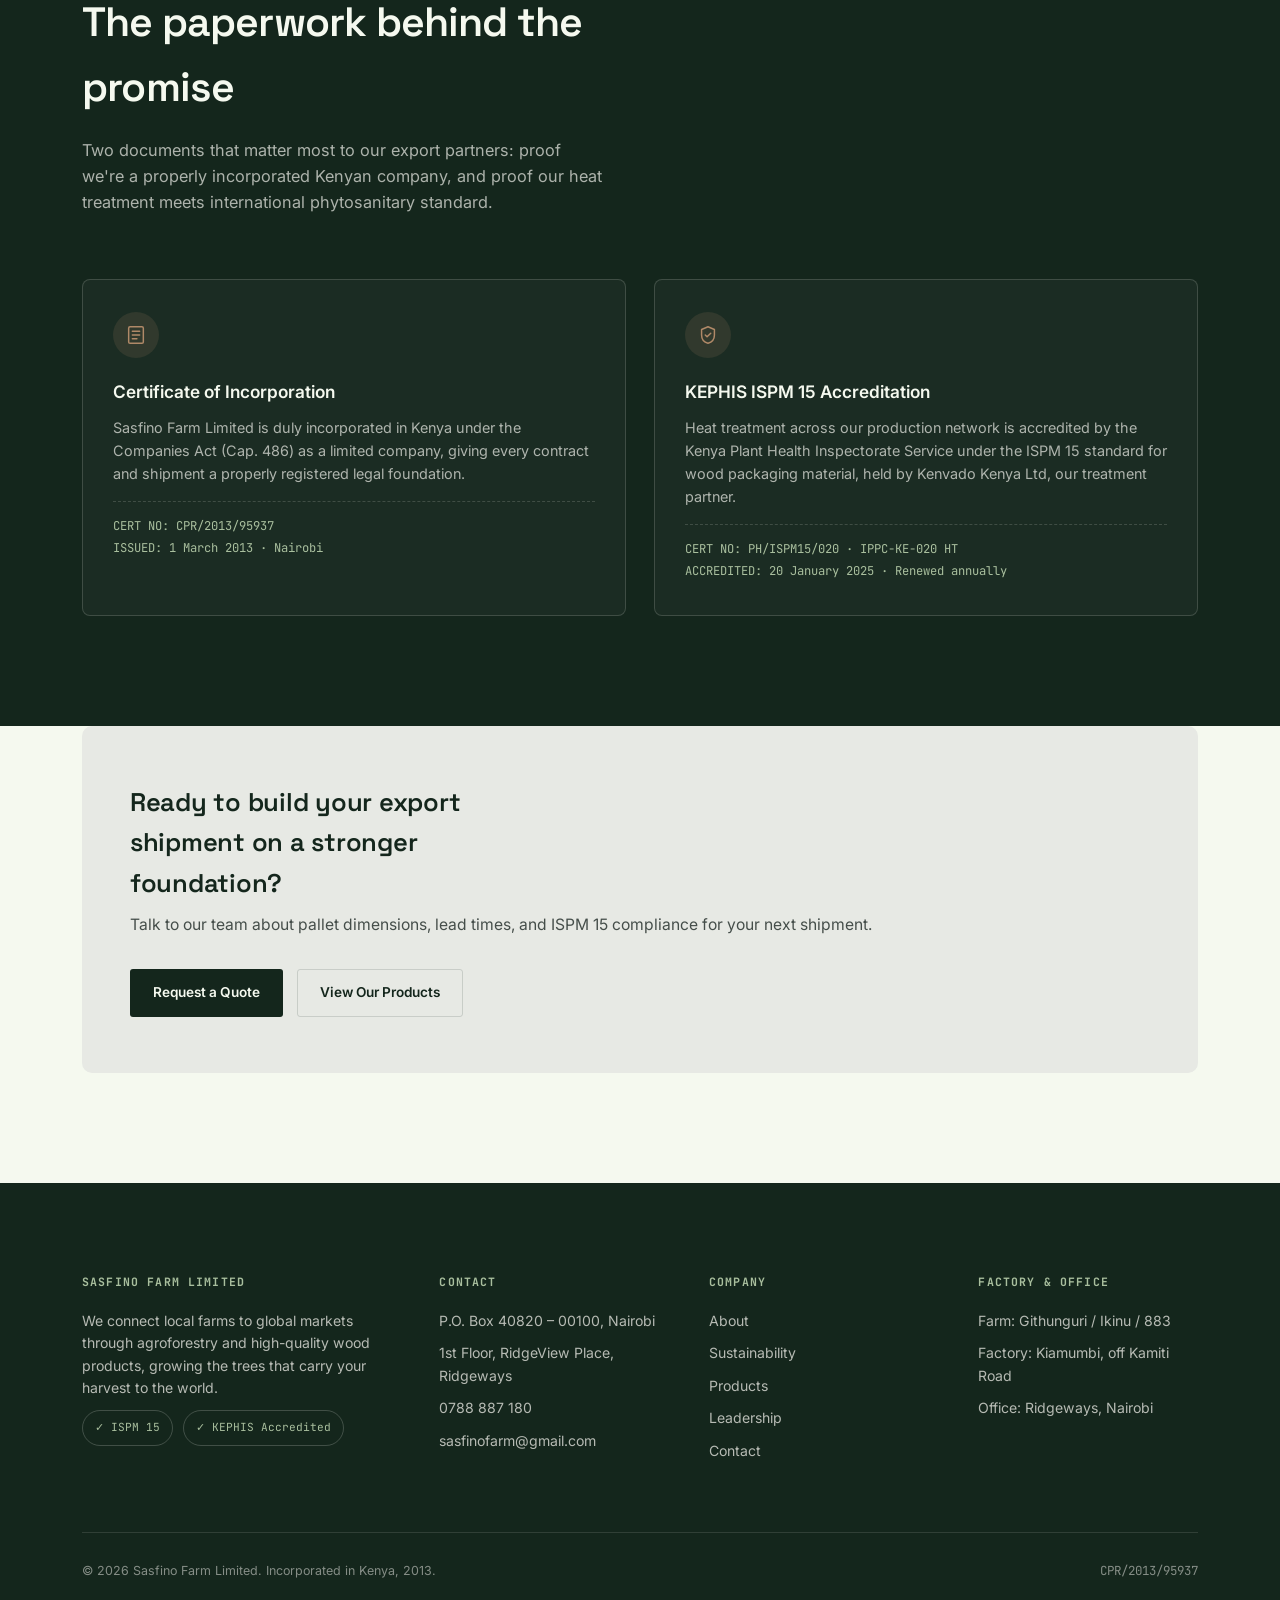
<file: about.html>
<!DOCTYPE html>
<html lang="en">
<head>
<meta charset="UTF-8">
<meta name="viewport" content="width=device-width, initial-scale=1.0">
<title>About Us — Sasfino Farm Limited</title>
<link rel="preconnect" href="https://fonts.googleapis.com">
<link rel="preconnect" href="https://fonts.gstatic.com" crossorigin>
<link href="https://fonts.googleapis.com/css2?family=Space+Grotesk:wght@400;500;600;700&family=Inter:wght@400;500;600;700&family=JetBrains+Mono:wght@400;500;700&display=swap" rel="stylesheet">
<link rel="stylesheet" href="style.css">
</head>
<body>

<header class="site-header">
  <div class="wrap">
    <div class="logo">
      <img src="sasfino_logo_2.png" alt="Sasfino Farm Limited" class="logo-img">
    </div>
    <nav class="main-nav">
      <a href="about.html">About</a>
      <a href="index.html#sustainability">Sustainability</a>
      <a href="products.html">Products</a>
      <a href="index.html#leadership">Leadership</a>
      <a href="contact.html">Contact</a>
    </nav>
    <a href="contact.html" class="btn btn-primary">Request Quote</a>
  </div>
</header>

<section class="page-banner">
  <div class="banner-photo" style="background-image:url('slide-reforestation_1.jpg')"></div>
  <div class="banner-overlay"></div>
  <div class="wrap">
    <div class="breadcrumb"><a href="index.html">Home</a> / About Us</div>
    <h1 class="reveal is-visible">Built on Forests, Trusted by Exporters</h1>
    <p class="sub reveal is-visible">From a single certificate of incorporation in 2013 to a KEPHIS-accredited wood products division moving cargo through Mombasa and JKIA, this is how Sasfino Farm Limited grew the trees that carry Kenya's harvest to the world.</p>
  </div>
</section>

<section id="our-story">
  <div class="wrap">
    <div class="story-grid">
      <div class="story-copy reveal">
        <span class="eyebrow">Our Story</span>
        <h2 style="font-size:clamp(1.8rem,3.2vw,2.6rem); font-weight:600; letter-spacing:-0.02em; margin-bottom:26px;">A vital link between the forest and the freight container</h2>
        <p>Sasfino Farm Limited is a premier agroforestry and manufacturing enterprise dedicated to supporting the agricultural sector's global reach. By integrating sustainable silviculture with advanced industrial production, we manage thriving timberlands that provide the raw materials for our high-quality wood products.</p>
        <p>Specializing in the production of durable, export-grade pallets, we serve as a vital link in the international supply chain, ensuring that agricultural exports are transported safely and efficiently. At Sasfino Farm Limited, we believe that the journey of a product begins with the health of our forests, and we are committed to providing the structural foundation that helps local agriculture grow on a global scale.</p>
        <p>Every pallet that leaves our factory in Kiamumbi carries a little of that philosophy with it: the idea that good logistics starts long before a container is sealed, with a well-managed forest, a properly treated board, and a team that takes quality control seriously.</p>
      </div>
      <div class="mission-quote reveal">
        <div class="mq-label">Our Mission</div>
        <p>"We promote growing the trees that carry your harvest to the world."</p>
        <div class="mq-sub">Our mission is to empower agriculture with sustainable logistics solutions. We connect local farms to global markets through innovative agroforestry and high-quality wood products, ensuring the integrity of shipments from factory floor to final port.</div>
      </div>
    </div>
  </div>
</section>

<section style="background:var(--white); border-top:1px solid var(--line); border-bottom:1px solid var(--line);">
  <div class="wrap">
    <div class="section-head reveal">
      <span class="eyebrow">Milestones</span>
      <h2>Twelve years of growing, one ring at a time</h2>
      <p>A short history of how a single incorporation certificate became a working part of Kenya's export infrastructure.</p>
    </div>
    <div class="timeline">
      <div class="timeline-item reveal">
        <span class="tl-year">1 March 2013</span>
        <h4>Sasfino Farm Limited is incorporated</h4>
        <p>Registered in Nairobi under the Companies Act (Cap. 486) as a limited company, Certificate No. CPR/2013/95937 — the founding document behind everything that followed.</p>
      </div>
      <div class="timeline-item reveal">
        <span class="tl-year">2013 Onward</span>
        <h4>A closed-loop forestry model takes root</h4>
        <p>We began managing our timberlands under a simple rule: production should never outpace nature's ability to regenerate. That rule still governs every harvest today.</p>
      </div>
      <div class="timeline-item reveal">
        <span class="tl-year">Ongoing</span>
        <h4>From timber to treated, export-ready pallets</h4>
        <p>Our Wood Products Division grows from a single product line into a full range: standard pallets, air freight pallets, sea freight pallet tops, and angle board corners, all heat-treated to ISPM 15 standard.</p>
      </div>
      <div class="timeline-item reveal">
        <span class="tl-year">20 January 2025</span>
        <h4>ISPM 15 accreditation renewed</h4>
        <p>KEPHIS accredits our heat treatment process under Certificate No. PH/ISPM15/020 (IPPC-KE-020 HT), clearing our wood packaging material for international phytosanitary compliance for a further year.</p>
      </div>
      <div class="timeline-item reveal">
        <span class="tl-year">Today</span>
        <h4>A trusted name at Mombasa and JKIA</h4>
        <p>Our pallets now move through the Port of Mombasa and Jomo Kenyatta International Airport on behalf of horticultural exporters, tea and coffee estates, and freight forwarders across East Africa.</p>
      </div>
    </div>
  </div>
</section>

<section id="leadership-detail">
  <div class="wrap">
    <div class="section-head reveal">
      <span class="eyebrow">Leadership</span>
      <h2>The people who keep every shipment on schedule</h2>
      <p>A team that pairs decades of financial and technical experience with hands-on knowledge of Kenya's export corridors.</p>
    </div>
    <div class="leader-detail-grid">
      <div class="leader-detail-card reveal">
        <div class="avatar">NM</div>
        <h4>Nicholas Munene, CPA</h4>
        <div class="role">Managing Director</div>
        <p>Nicholas, a strategic leader with over 25 years of experience in financial management, oversees the company's long-term vision and market expansion. With a background spanning a Master of Business Administration, a Bachelor of Commerce in Finance, and his Certified Public Accountant qualification, he has a proven track record of driving organizational growth and fostering partnerships. Nicholas is dedicated to positioning the company as a leader in sustainable packaging, ensuring that Kenyan exports reach global markets on high-quality, reliable foundations.</p>
      </div>
      <div class="leader-detail-card reveal">
        <div class="avatar">BK</div>
        <h4>Benjamin Kimani</h4>
        <div class="role">Technical Services Director</div>
        <p>Benjamin brings deep technical expertise in industrial engineering to the team. Responsible for the company's infrastructure and technology integration, he ensures all manufacturing equipment operates at peak efficiency. Benjamin leads the implementation of advanced heat-treatment processes to meet ISPM 15 certification requirements, which are critical for international shipping. His focus stays on technical innovation — reducing material waste while increasing the structural load capacity of every pallet produced.</p>
      </div>
      <div class="leader-detail-card reveal">
        <div class="avatar">CW</div>
        <h4>Cyrus Wachira</h4>
        <div class="role">Production Manager</div>
        <p>Cyrus has a hands-on approach to operational excellence. He manages the day-to-day operations on the manufacturing floor, overseeing a team of skilled technicians and assemblers. Previously, Cyrus worked with clearing and forwarding agencies in Nairobi and Mombasa — a background that shapes how he works today, ensuring every wooden or composite pallet meets rigorous quality-control benchmarks before it ever leaves the facility.</p>
      </div>
      <div class="leader-detail-card reveal">
        <div class="avatar">EG</div>
        <h4>Elijah Goko</h4>
        <div class="role">Finance Manager</div>
        <p>Elijah is a Certified Public Accountant who manages the company's financial health and strategic investments. With extensive experience in Kenyan tax law and industrial cost accounting, he plays a vital role in balancing competitive pricing for clients with the firm's sustainable profitability. Elijah oversees budget allocation for raw material sourcing, including timber from sustainably managed forests, and ensures financial transparency across all domestic and cross-border transactions.</p>
      </div>
    </div>
  </div>
</section>

<section class="blueprint-section" style="padding-bottom:70px;">
  <div class="wrap">
    <div class="section-head reveal">
      <span class="eyebrow">Sustainability & Agroforestry</span>
      <h2>Our forests are a renewable legacy, not a resource to spend down</h2>
      <p>Since our founding in 2013, we've run a closed-loop forestry model that ensures our production never outpaces nature's ability to regenerate.</p>
    </div>

    <div class="split-block">
      <div class="split-photo reveal">
        <img src="slide-reforestation_1.jpg" alt="A Sasfino team member planting a tree seedling">
      </div>
      <div class="split-copy reveal">
        <span class="idx">01 / Sourcing</span>
        <h3 style="color:var(--paper);">Responsible Sourcing</h3>
        <p style="color:rgba(245,244,239,0.72);">We ensure our wood comes from farms and forests managed for biodiversity and ecosystem health, not from land stripped for a single harvest. Every supplier relationship is built around the same long view we take with our own timberlands.</p>
      </div>
    </div>

    <div class="split-block reverse">
      <div class="split-photo reveal">
        <img src="slide-pallets_1.jpg" alt="Stacked, heat-treated Sasfino pallets ready for export">
      </div>
      <div class="split-copy reveal">
        <span class="idx">02 / Regeneration</span>
        <h3 style="color:var(--paper);">Active Reforestation</h3>
        <p style="color:rgba(245,244,239,0.72);">For every tree harvested for production, we promote the planting of multiple seedlings, maintaining a continuous cycle of growth that sequesters carbon and protects local soil quality. It's a simple ratio, and we treat it as non-negotiable.</p>
      </div>
    </div>

    <div class="split-block">
      <div class="split-photo reveal">
        <img src="slide-kiln_1.jpg" alt="Sasfino's heat treatment kiln and timber yard">
      </div>
      <div class="split-copy reveal">
        <span class="idx">03 / Circularity</span>
        <h3 style="color:var(--paper);">Circular Economy</h3>
        <p style="color:rgba(245,244,239,0.72);">We advocate for the repair and reuse of pallets to extend their working lifecycle. Damaged pallets are refurbished for secondary use, while non-serviceable wood is recycled into mulch or biofuel, so as little as possible ever ends up as true waste.</p>
      </div>
    </div>
  </div>
</section>

<section id="manufacturing-soul">
  <div class="wrap">
    <div class="section-head reveal">
      <span class="eyebrow">Manufacturing with a Soul</span>
      <h2>Production that gives back to the community it's built in</h2>
      <p>Our production is coordinated with partner facilities to reduce our carbon footprint and put more of the value back into the local community.</p>
    </div>

    <div class="split-block">
      <div class="split-photo reveal">
        <img src="craftsmanship.jpg" alt="A Sasfino craftsman finishing a timber board by hand">
      </div>
      <div class="split-copy reveal">
        <span class="idx">01 / Craftsmanship</span>
        <h3>Qualified Craftsmanship</h3>
        <p>Managed by expert technicians, our production facilities turn out premium timber boards, heat-treated pallets, treated poles, and artisanal wood products, each one passing through hands that know the material well.</p>
      </div>
    </div>

    <div class="split-block reverse">
      <div class="split-photo reveal">
        <img src="slide-angleboard_1.jpg" alt="Angle board corner reinforcement production">
      </div>
      <div class="split-copy reveal">
        <span class="idx">02 / Local Impact</span>
        <h3>Local Employment Impact</h3>
        <p>We act as a catalyst for growth in Kiambu, providing direct employment to many residents. By focusing on youth and female empowerment, we're turning our factories into hubs for modern wood science and carpentry, not just production lines.</p>
      </div>
    </div>

    <div style="max-width:640px; margin-top:20px;" class="reveal">
      <span class="idx" style="font-family:'JetBrains Mono',monospace; font-size:.78rem; color:var(--sage); margin-bottom:14px; display:block;">03 / Economic Multiplier</span>
      <h3 style="font-size:1.4rem; font-weight:600; margin-bottom:14px; letter-spacing:-0.01em;">A guaranteed market for smallholder farmers</h3>
      <p style="color:var(--slate); font-size:.98rem;">We provide a guaranteed market for neighboring smallholder farmers, ensuring that the wealth generated by the land stays with the people who tend to it, rather than being routed elsewhere in the supply chain.</p>
    </div>
  </div>
</section>

<section class="blueprint-section">
  <div class="wrap">
    <div class="section-head reveal">
      <span class="eyebrow">Certified & Accredited</span>
      <h2>The paperwork behind the promise</h2>
      <p>Two documents that matter most to our export partners: proof we're a properly incorporated Kenyan company, and proof our heat treatment meets international phytosanitary standard.</p>
    </div>
    <div class="cert-grid">
      <div class="cert-card reveal">
        <div class="cert-icon">
          <svg viewBox="0 0 24 24" fill="none" xmlns="http://www.w3.org/2000/svg">
            <rect x="4" y="3" width="16" height="18" rx="1.5" stroke="#B08968" stroke-width="1.6"/>
            <path d="M8 8h8M8 12h8M8 16h5" stroke="#B08968" stroke-width="1.6" stroke-linecap="round"/>
          </svg>
        </div>
        <h4>Certificate of Incorporation</h4>
        <p>Sasfino Farm Limited is duly incorporated in Kenya under the Companies Act (Cap. 486) as a limited company, giving every contract and shipment a properly registered legal foundation.</p>
        <div class="cert-meta">
          CERT NO: CPR/2013/95937<br>
          ISSUED: 1 March 2013 · Nairobi
        </div>
      </div>
      <div class="cert-card reveal">
        <div class="cert-icon">
          <svg viewBox="0 0 24 24" fill="none" xmlns="http://www.w3.org/2000/svg">
            <path d="M12 3l7 3v6c0 4.5-3 8-7 9-4-1-7-4.5-7-9V6l7-3z" stroke="#B08968" stroke-width="1.6" stroke-linejoin="round"/>
            <path d="M9 12l2 2 4-4" stroke="#B08968" stroke-width="1.6" stroke-linecap="round" stroke-linejoin="round"/>
          </svg>
        </div>
        <h4>KEPHIS ISPM 15 Accreditation</h4>
        <p>Heat treatment across our production network is accredited by the Kenya Plant Health Inspectorate Service under the ISPM 15 standard for wood packaging material, held by Kenvado Kenya Ltd, our treatment partner.</p>
        <div class="cert-meta">
          CERT NO: PH/ISPM15/020 · IPPC-KE-020 HT<br>
          ACCREDITED: 20 January 2025 · Renewed annually
        </div>
      </div>
    </div>
  </div>
</section>

<section style="padding-top:0;">
  <div class="wrap">
    <div class="cta-banner reveal">
      <div>
        <h3>Ready to build your export shipment on a stronger foundation?</h3>
        <p>Talk to our team about pallet dimensions, lead times, and ISPM 15 compliance for your next shipment.</p>
      </div>
      <div class="cta-actions">
        <a href="contact.html" class="btn btn-primary">Request a Quote</a>
        <a href="products.html" class="btn btn-ghost">View Our Products</a>
      </div>
    </div>
  </div>
</section>

<footer id="contact">
  <div class="wrap">
    <div class="footer-grid">
      <div>
        <h5>Sasfino Farm Limited</h5>
        <p style="max-width:32ch; color:rgba(245,244,239,0.72);">We connect local farms to global markets through agroforestry and high-quality wood products, growing the trees that carry your harvest to the world.</p>
        <div class="cert-badges">
          <span class="cert-badge">✓ ISPM 15</span>
          <span class="cert-badge">✓ KEPHIS Accredited</span>
        </div>
      </div>
      <div>
        <h5>Contact</h5>
        <p>P.O. Box 40820 – 00100, Nairobi</p>
        <p>1st Floor, RidgeView Place, Ridgeways</p>
        <a href="tel:+254788887180">0788 887 180</a>
        <a href="mailto:sasfinofarm@gmail.com">sasfinofarm@gmail.com</a>
      </div>
      <div>
        <h5>Company</h5>
        <a href="about.html">About</a>
        <a href="index.html#sustainability">Sustainability</a>
        <a href="products.html">Products</a>
        <a href="index.html#leadership">Leadership</a>
        <a href="contact.html">Contact</a>
      </div>
      <div>
        <h5>Factory & Office</h5>
        <p>Farm: Githunguri / Ikinu / 883</p>
        <p>Factory: Kiamumbi, off Kamiti Road</p>
        <p>Office: Ridgeways, Nairobi</p>
      </div>
    </div>
    <div class="footer-bottom">
      <span>© 2026 Sasfino Farm Limited. Incorporated in Kenya, 2013.</span>
      <span class="mono">CPR/2013/95937</span>
    </div>
  </div>
</footer>

<script src="script.js"></script>

</body>
</html>
</file>
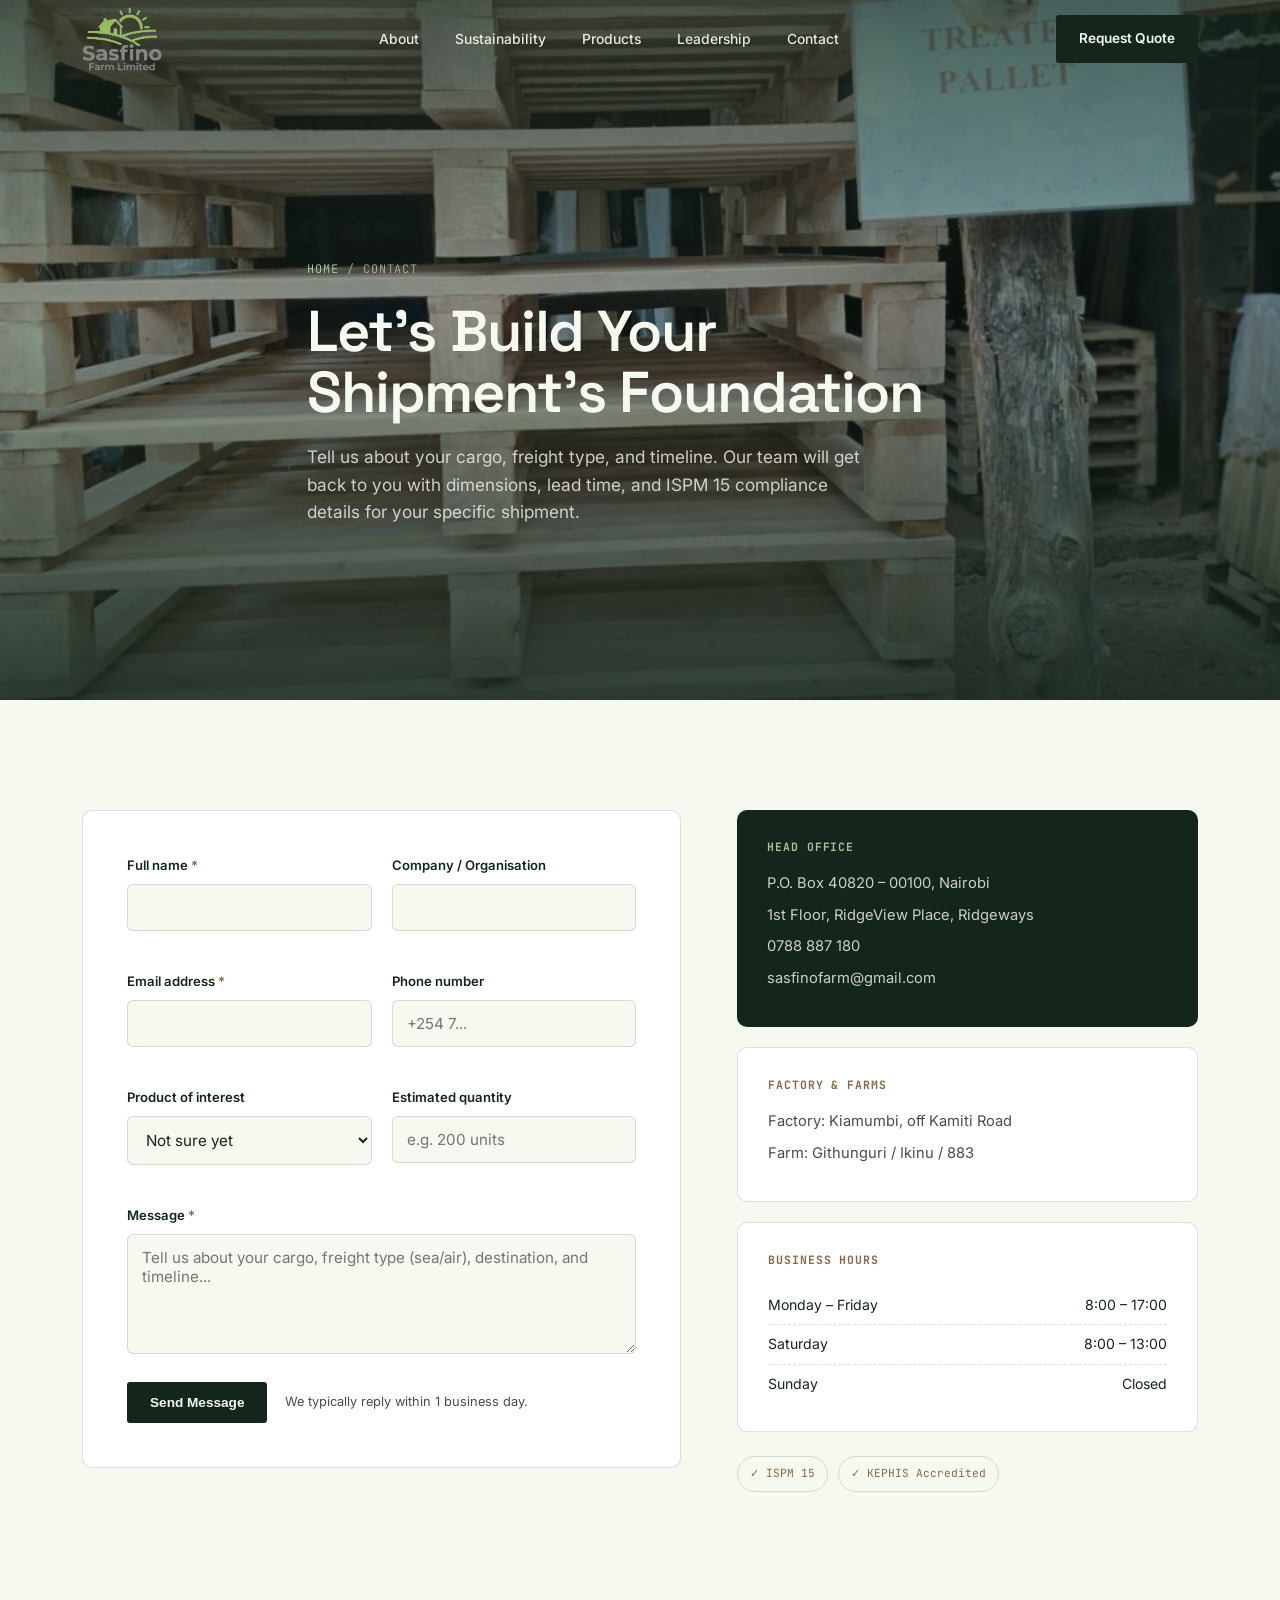
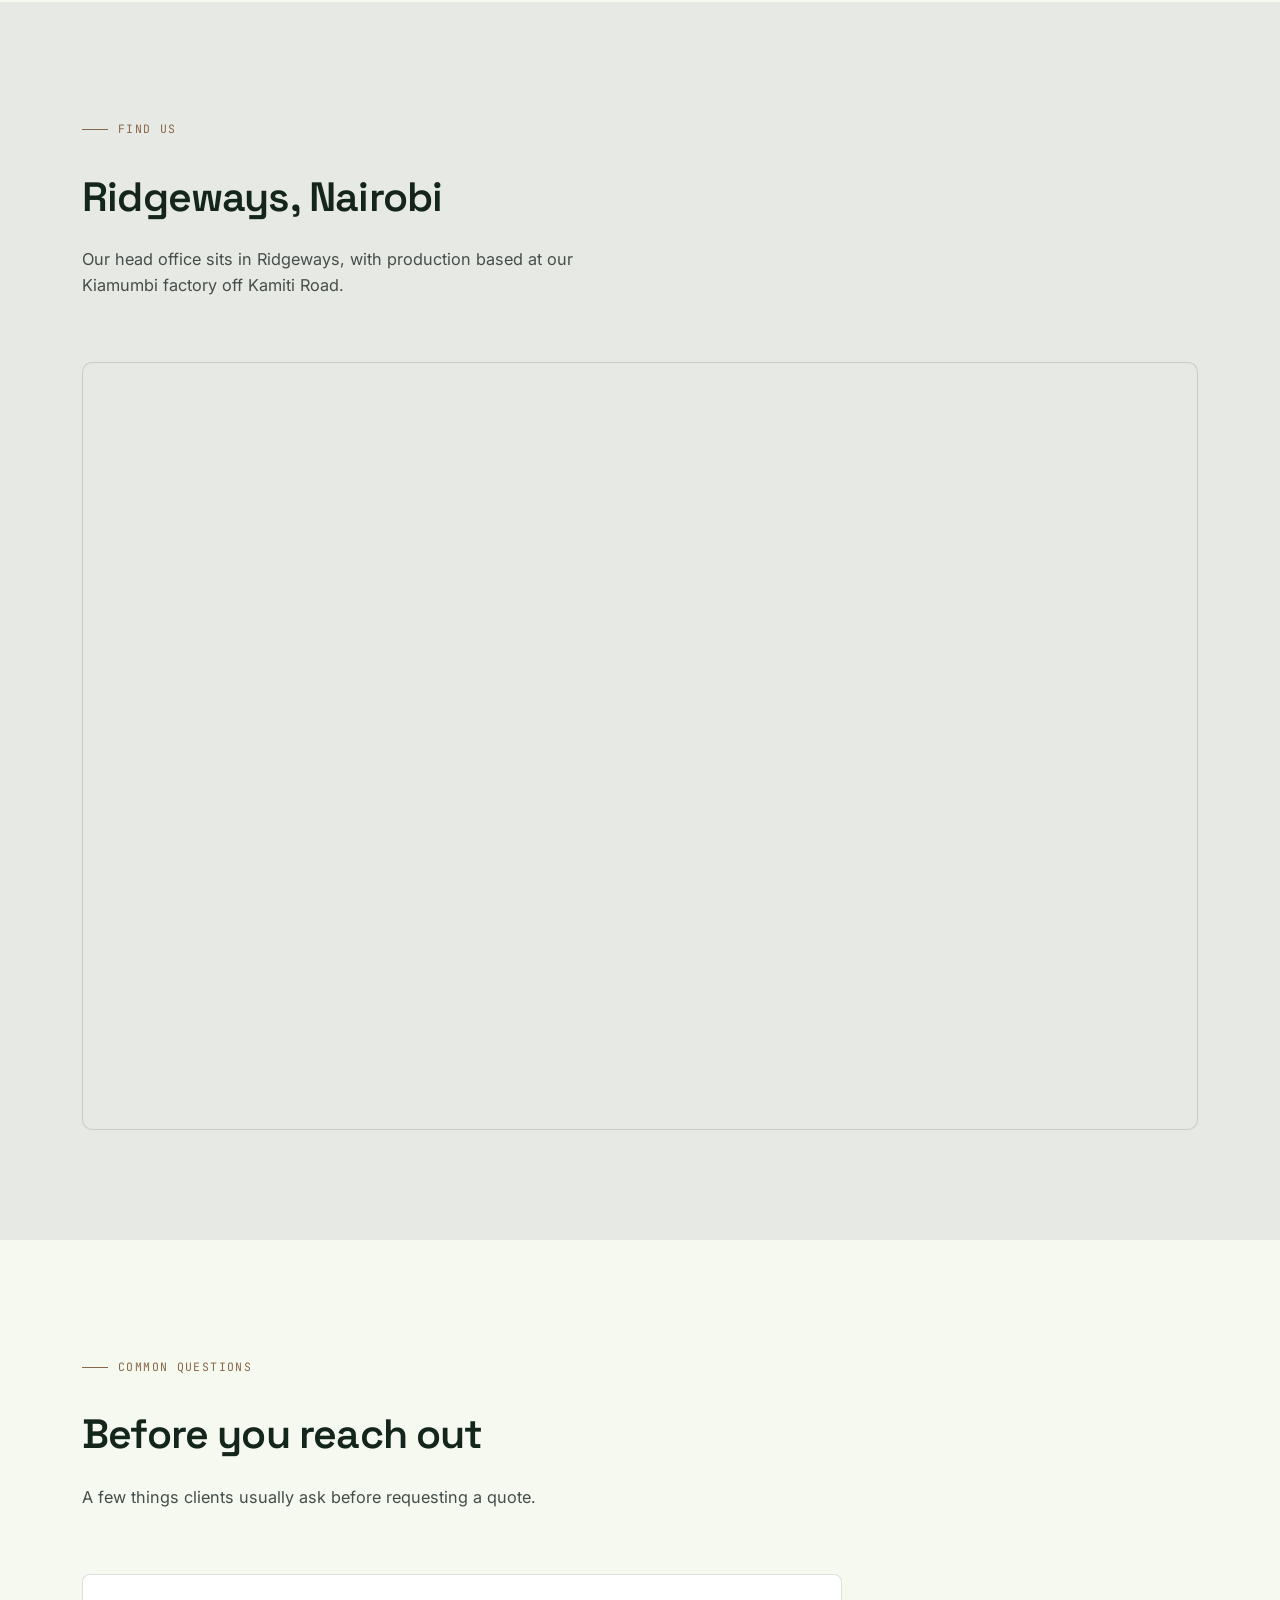
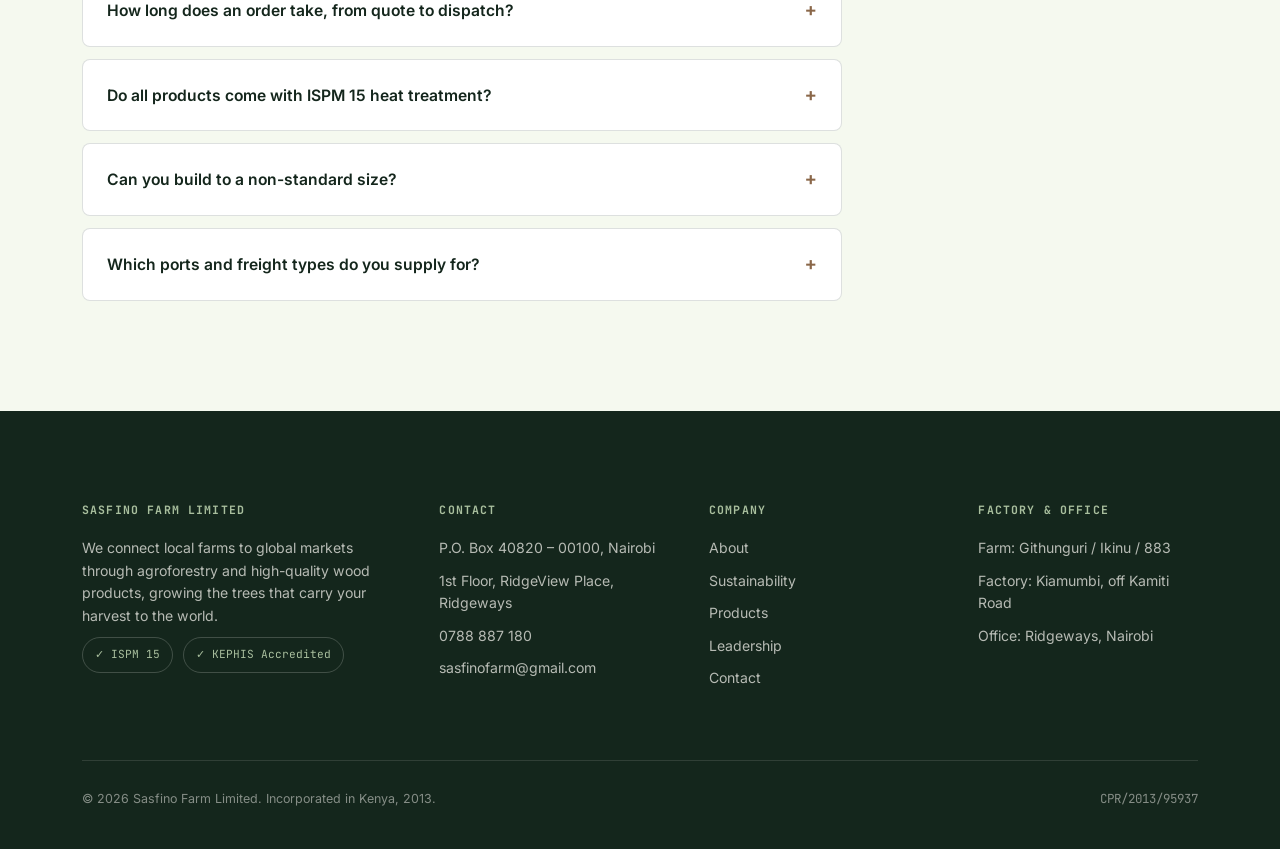
<file: contact.html>
<!DOCTYPE html>
<html lang="en">
<head>
<meta charset="UTF-8">
<meta name="viewport" content="width=device-width, initial-scale=1.0">
<title>Contact — Sasfino Farm Limited</title>
<link rel="preconnect" href="https://fonts.googleapis.com">
<link rel="preconnect" href="https://fonts.gstatic.com" crossorigin>
<link href="https://fonts.googleapis.com/css2?family=Space+Grotesk:wght@400;500;600;700&family=Inter:wght@400;500;600;700&family=JetBrains+Mono:wght@400;500;700&display=swap" rel="stylesheet">
<link rel="stylesheet" href="style.css">
</head>
<body>

<header class="site-header">
  <div class="wrap">
    <div class="logo">
      <img src="sasfino_logo_2.png" alt="Sasfino Farm Limited" class="logo-img">
    </div>
    <nav class="main-nav">
      <a href="about.html">About</a>
      <a href="index.html#sustainability">Sustainability</a>
      <a href="products.html">Products</a>
      <a href="index.html#leadership">Leadership</a>
      <a href="contact.html">Contact</a>
    </nav>
    <a href="contact.html" class="btn btn-primary">Request Quote</a>
  </div>
</header>

<section class="page-banner">
  <div class="banner-photo" style="background-image:url('slide-pallets_1.jpg')"></div>
  <div class="banner-overlay"></div>
  <div class="wrap">
    <div class="breadcrumb"><a href="index.html">Home</a> / Contact</div>
    <h1 class="reveal is-visible">Let's Build Your Shipment's Foundation</h1>
    <p class="sub reveal is-visible">Tell us about your cargo, freight type, and timeline. Our team will get back to you with dimensions, lead time, and ISPM 15 compliance details for your specific shipment.</p>
  </div>
</section>

<section id="contact-main">
  <div class="wrap">
    <div class="contact-grid">

      <div class="contact-form-card reveal" id="contact-form-card">
        <form id="quote-form" novalidate>
          <div class="form-row">
            <div class="form-field" id="field-name">
              <label for="f-name">Full name <span class="req">*</span></label>
              <input type="text" id="f-name" name="name" autocomplete="name" required>
              <div class="form-error-msg">Please enter your name.</div>
            </div>
            <div class="form-field" id="field-company">
              <label for="f-company">Company / Organisation</label>
              <input type="text" id="f-company" name="company" autocomplete="organization">
            </div>
          </div>
          <div class="form-row">
            <div class="form-field" id="field-email">
              <label for="f-email">Email address <span class="req">*</span></label>
              <input type="email" id="f-email" name="email" autocomplete="email" required>
              <div class="form-error-msg">Please enter a valid email address.</div>
            </div>
            <div class="form-field" id="field-phone">
              <label for="f-phone">Phone number</label>
              <input type="tel" id="f-phone" name="phone" autocomplete="tel" placeholder="+254 7...">
            </div>
          </div>
          <div class="form-row">
            <div class="form-field" id="field-product">
              <label for="f-product">Product of interest</label>
              <select id="f-product" name="product">
                <option value="">Not sure yet</option>
                <option value="pallets">Export-Grade Pallets</option>
                <option value="angle">Angle Board Corners</option>
                <option value="tops">Pallet Tops</option>
                <option value="custom">Custom Dimensions</option>
              </select>
            </div>
            <div class="form-field" id="field-quantity">
              <label for="f-quantity">Estimated quantity</label>
              <input type="number" min="0" id="f-quantity" name="quantity" placeholder="e.g. 200 units">
            </div>
          </div>
          <div class="form-field" id="field-message">
            <label for="f-message">Message <span class="req">*</span></label>
            <textarea id="f-message" name="message" required placeholder="Tell us about your cargo, freight type (sea/air), destination, and timeline..."></textarea>
            <div class="form-error-msg">Please add a short message so we know how to help.</div>
          </div>
          <div class="form-submit-row">
            <button type="submit" class="btn btn-primary">Send Message</button>
            <span class="form-note">We typically reply within 1 business day.</span>
          </div>
        </form>

        <div class="contact-success" id="contact-success">
          <div class="cs-icon">✓</div>
          <h3>Message received, thank you.</h3>
          <p>A member of our team will get back to you within one business day. For anything urgent, call us directly at <strong>0788 887 180</strong>.</p>
          <button type="button" class="btn btn-ghost" id="send-another">Send Another Message</button>
        </div>
      </div>

      <div class="contact-info-stack reveal">
        <div class="info-card">
          <h4>Head Office</h4>
          <p>P.O. Box 40820 – 00100, Nairobi</p>
          <p>1st Floor, RidgeView Place, Ridgeways</p>
          <a href="tel:+254788887180">0788 887 180</a>
          <a href="mailto:sasfinofarm@gmail.com">sasfinofarm@gmail.com</a>
        </div>
        <div class="info-card light">
          <h4>Factory & Farms</h4>
          <p>Factory: Kiamumbi, off Kamiti Road</p>
          <p>Farm: Githunguri / Ikinu / 883</p>
        </div>
        <div class="info-card light">
          <h4>Business Hours</h4>
          <div class="hours-row"><span>Monday – Friday</span><span>8:00 – 17:00</span></div>
          <div class="hours-row"><span>Saturday</span><span>8:00 – 13:00</span></div>
          <div class="hours-row"><span>Sunday</span><span>Closed</span></div>
        </div>
        <div class="cert-badges" style="margin-top:4px;">
          <span class="cert-badge" style="color:var(--timber-dark); border-color:var(--line);">✓ ISPM 15</span>
          <span class="cert-badge" style="color:var(--timber-dark); border-color:var(--line);">✓ KEPHIS Accredited</span>
        </div>
      </div>
    </div>
  </div>
</section>

<section style="background:var(--slate-light);">
  <div class="wrap">
    <div class="section-head reveal">
      <span class="eyebrow">Find us</span>
      <h2>Ridgeways, Nairobi</h2>
      <p>Our head office sits in Ridgeways, with production based at our Kiamumbi factory off Kamiti Road.</p>
    </div>
    <div class="map-card reveal">
      <iframe
        src="https://www.google.com/maps?q=Ridgeways,+Nairobi,+Kenya&output=embed"
        loading="lazy"
        referrerpolicy="no-referrer-when-downgrade"
        title="Map showing Sasfino Farm Limited's Ridgeways office in Nairobi">
      </iframe>
    </div>
  </div>
</section>

<section>
  <div class="wrap">
    <div class="section-head reveal">
      <span class="eyebrow">Common questions</span>
      <h2>Before you reach out</h2>
      <p>A few things clients usually ask before requesting a quote.</p>
    </div>
    <div class="faq-list reveal">
      <div class="faq-item">
        <div class="faq-q"><span>How long does an order take, from quote to dispatch?</span><span class="faq-plus">+</span></div>
        <div class="faq-a"><p>Lead time depends on quantity, dimensions, and whether the order is a standard or custom build. Standard-size pallets typically move faster than custom builds, which require dimension sign-off before production starts. Exact timelines are discussed once we understand your order.</p></div>
      </div>
      <div class="faq-item">
        <div class="faq-q"><span>Do all products come with ISPM 15 heat treatment?</span><span class="faq-plus">+</span></div>
        <div class="faq-a"><p>Our export-grade pallets are heat-treated to ISPM 15 as standard, reaching a core temperature of 56°C for 30 minutes. Angle board corners, pallet tops, and custom builds can be heat-treated on request depending on the shipment's destination requirements.</p></div>
      </div>
      <div class="faq-item">
        <div class="faq-q"><span>Can you build to a non-standard size?</span><span class="faq-plus">+</span></div>
        <div class="faq-a"><p>Yes. Where a client's cargo doesn't fit the Kenyan standard or EPAL-grade Euro footprint, our production team builds to the exact dimensions the shipment requires. Mention this in your message and we'll follow up with next steps.</p></div>
      </div>
      <div class="faq-item">
        <div class="faq-q"><span>Which ports and freight types do you supply for?</span><span class="faq-plus">+</span></div>
        <div class="faq-a"><p>Our pallets and angle board corners move through the Port of Mombasa and Jomo Kenyatta International Airport on behalf of horticultural exporters, tea and coffee estates, and freight forwarders across East Africa, for both sea and air freight.</p></div>
      </div>
    </div>
  </div>
</section>

<footer id="contact-footer">
  <div class="wrap">
    <div class="footer-grid">
      <div>
        <h5>Sasfino Farm Limited</h5>
        <p style="max-width:32ch; color:rgba(245,244,239,0.72);">We connect local farms to global markets through agroforestry and high-quality wood products, growing the trees that carry your harvest to the world.</p>
        <div class="cert-badges">
          <span class="cert-badge">✓ ISPM 15</span>
          <span class="cert-badge">✓ KEPHIS Accredited</span>
        </div>
      </div>
      <div>
        <h5>Contact</h5>
        <p>P.O. Box 40820 – 00100, Nairobi</p>
        <p>1st Floor, RidgeView Place, Ridgeways</p>
        <a href="tel:+254788887180">0788 887 180</a>
        <a href="mailto:sasfinofarm@gmail.com">sasfinofarm@gmail.com</a>
      </div>
      <div>
        <h5>Company</h5>
        <a href="about.html">About</a>
        <a href="index.html#sustainability">Sustainability</a>
        <a href="products.html">Products</a>
        <a href="index.html#leadership">Leadership</a>
        <a href="contact.html">Contact</a>
      </div>
      <div>
        <h5>Factory & Office</h5>
        <p>Farm: Githunguri / Ikinu / 883</p>
        <p>Factory: Kiamumbi, off Kamiti Road</p>
        <p>Office: Ridgeways, Nairobi</p>
      </div>
    </div>
    <div class="footer-bottom">
      <span>© 2026 Sasfino Farm Limited. Incorporated in Kenya, 2013.</span>
      <span class="mono">CPR/2013/95937</span>
    </div>
  </div>
</footer>

<script src="script.js"></script>
<script src="contact.js"></script>

</body>
</html>
</file>
<file: style.css>
:root{
    --forest-deep: #14261C;
    --forest-mid: #2B4A37;
    --sage: #7C9473;
    --sage-light: #A9BF9E;
    --slate: #454E4A;
    --slate-light: #E7E9E4;
    --paper: #F5F9EF;
    --white: #FFFFFF;
    --timber: #B08968;
    --timber-dark: #8A6749;
    --line: rgba(20,38,28,0.14);
    --shadow: 0 20px 50px -25px rgba(20,38,28,0.35);
    --ease: cubic-bezier(.22,.9,.32,1);
  }
  *{box-sizing:border-box; margin:0; padding:0;}
  html{scroll-behavior:smooth;}
  body{
    font-family:'Inter', sans-serif;
    background:var(--paper);
    color:var(--forest-deep);
    line-height:1.6;
    overflow-x:hidden;
  }
  h1,h2,h3,.display{font-family:'Space Grotesk', sans-serif;}
  .mono{font-family:'JetBrains Mono', monospace;}
  a{color:inherit; text-decoration:none;}
  img{max-width:100%; display:block;}
  .wrap{max-width:1180px; margin:0 auto; padding:0 32px;}
  ::selection{background:var(--timber); color:var(--white);}

  @media (prefers-reduced-motion: reduce){
    *{animation:none !important; transition:none !important;}
  }

  /* ---------- HEADER ---------- */
  .site-header{
    position:fixed; top:0; left:0; right:0; z-index:100;
    background:transparent;
    backdrop-filter:none;
    border-bottom:1px solid transparent;
    transition:background .4s var(--ease), backdrop-filter .4s var(--ease), border-color .4s var(--ease);
  }
  .site-header.is-scrolled{
    background:rgba(245,249,239,0.92);
    backdrop-filter:blur(10px);
    border-bottom:1px solid var(--line);
  }
  .site-header .wrap{
    display:flex; align-items:center; justify-content:space-between;
    height:78px;
  }
  .logo{display:flex; align-items:center; margin:0; padding:0;}
  .logo-img{height:64px; width:auto; display:block; margin:0; padding:0;}
  nav.main-nav{display:flex; gap:36px;}
  nav.main-nav a{
    font-size:.87rem; font-weight:500; color:rgba(245,249,239,0.92); position:relative; padding:6px 0;
    transition:color .3s var(--ease);
  }
  nav.main-nav a::after{
    content:''; position:absolute; left:0; bottom:0; width:0; height:2px; background:var(--timber);
    transition:width .3s var(--ease);
  }
  nav.main-nav a:hover{color:var(--timber);}
  nav.main-nav a:hover::after{width:100%;}
  .site-header.is-scrolled nav.main-nav a{color:var(--slate);}
  .site-header.is-scrolled nav.main-nav a:hover{color:var(--forest-deep);}
  .btn{
    display:inline-flex; align-items:center; gap:8px;
    font-size:.85rem; font-weight:600; padding:12px 22px;
    border-radius:3px; cursor:pointer; border:1px solid transparent;
    transition:transform .25s var(--ease), box-shadow .25s var(--ease), background .25s var(--ease);
  }
  .btn-primary{background:var(--forest-deep); color:var(--paper);}
  .btn-primary:hover{background:var(--forest-mid); transform:translateY(-2px); box-shadow:var(--shadow);}
  .btn-outline{border-color:rgba(245,244,239,0.4); color:var(--paper);}
  .btn-outline:hover{background:rgba(245,244,239,0.12); transform:translateY(-2px);}
  .btn-ghost{border-color:var(--line); color:var(--forest-deep);}
  .btn-ghost:hover{border-color:var(--forest-deep);}

  /* ---------- SLIDESHOW ---------- */
  .slideshow{
    position:relative; height:82vh; min-height:480px; overflow:hidden; background:var(--forest-deep);
  }
  .slideshow .slide{
    position:absolute; top:0; left:0; right:0; bottom:0; background-size:cover; background-position:center;
    opacity:0; transition:opacity 1.4s ease;
  }
  .slideshow .slide.active{opacity:1;}
  .slideshow-overlay{
    position:absolute; top:0; left:0; right:0; bottom:0; pointer-events:none;
    background:linear-gradient(180deg, rgba(20,38,28,0.6) 0%, rgba(20,38,28,0.1) 32%, rgba(20,38,28,0.15) 60%, rgba(20,38,28,0.75) 100%);
  }
  .slideshow-dots{
    position:absolute; bottom:28px; left:50%; transform:translateX(-50%);
    display:flex; gap:10px; z-index:5;
  }
  .slideshow-dots .dot{
    width:9px; height:9px; border-radius:50%; padding:0; cursor:pointer;
    border:1.5px solid rgba(245,249,239,0.75); background:transparent;
    transition:background .3s var(--ease), border-color .3s var(--ease), transform .3s var(--ease);
  }
  .slideshow-dots .dot.active{background:var(--timber); border-color:var(--timber); transform:scale(1.15);}

  /* ---------- HERO ---------- */
  .hero{
    position:relative; min-height:100vh; display:flex; align-items:flex-end;
    background:linear-gradient(180deg, var(--forest-deep) 0%, #1c3327 55%, #253f2e 100%);
    color:var(--paper); overflow:hidden;
  }
  .hero-illustration{position:absolute; top:0; left:0; right:0; bottom:0; z-index:0;}
  .hero-illustration svg{width:100%; height:100%;}
  .hero-content{position:relative; z-index:2; padding:110px 0 70px;}
  .eyebrow{
    display:inline-flex; align-items:center; gap:10px;
    font-family:'JetBrains Mono',monospace; font-size:.72rem; letter-spacing:.12em; text-transform:uppercase;
    color:var(--sage-light); margin-bottom:26px;
  }
  .eyebrow::before{content:''; width:26px; height:1px; background:var(--sage-light);}
  .hero h1{
    font-size:clamp(2.4rem, 5.4vw, 4.4rem); font-weight:600; line-height:1.04; letter-spacing:-0.02em;
    max-width:15ch; margin-bottom:26px;
  }
  .hero p.sub{
    font-size:1.15rem; max-width:46ch; color:rgba(245,244,239,0.78); margin-bottom:40px; font-weight:400;
  }
  .hero-ctas{display:flex; gap:16px; flex-wrap:wrap; margin-bottom:70px;}
  .stat-strip{
    display:grid; grid-template-columns:repeat(4,1fr); border-top:1px solid rgba(245,244,239,0.18);
    padding-top:28px; max-width:900px;
  }
  .stat-strip div{padding-right:20px;}
  .stat-strip .num{font-family:'JetBrains Mono',monospace; font-size:1.6rem; font-weight:700; color:var(--timber); display:block;}
  .stat-strip .label{font-size:.74rem; color:rgba(245,244,239,0.6); text-transform:uppercase; letter-spacing:.06em; margin-top:4px;}

  /* ---------- reveal ---------- */
  .reveal{opacity:0; transform:translateY(28px); transition:opacity .7s var(--ease), transform .7s var(--ease);}
  .reveal.is-visible{opacity:1; transform:translateY(0);}

  /* ---------- SECTION SHELL ---------- */
  section{padding:110px 0;}
  .section-head{max-width:640px; margin-bottom:64px;}
  .section-head .eyebrow{color:var(--timber-dark);}
  .section-head .eyebrow::before{background:var(--timber-dark);}
  .section-head h2{font-size:clamp(1.8rem,3.2vw,2.6rem); font-weight:600; letter-spacing:-0.02em; color:var(--forest-deep); margin-bottom:16px;}
  .section-head p{color:var(--slate); font-size:1.02rem; max-width:52ch;}

  /* ---------- FEATURE CARDS ---------- */
  .feature-grid{display:grid; grid-template-columns:repeat(3,1fr); gap:2px; background:var(--line); border:1px solid var(--line); border-radius:6px; overflow:hidden;}
  .feature-card{background:var(--white); padding:40px 34px; transition:background .3s var(--ease);}
  .feature-card:hover{background:#fbfaf6;}
  .feature-card .idx{font-family:'JetBrains Mono',monospace; font-size:.78rem; color:var(--sage); margin-bottom:22px; display:block;}
  .feature-card h3{font-size:1.2rem; font-weight:600; margin-bottom:12px; letter-spacing:-0.01em;}
  .feature-card p{color:var(--slate); font-size:.94rem;}
  .feature-card .metric{
    margin-top:22px; padding-top:18px; border-top:1px dashed var(--line);
    font-family:'JetBrains Mono',monospace; font-size:.86rem; color:var(--timber-dark); font-weight:700;
  }

  /* ---------- PALLET BLUEPRINT SHOWCASE ---------- */
  .blueprint-section{background:var(--forest-deep); color:var(--paper);}
  .blueprint-section .section-head .eyebrow{color:var(--sage-light);}
  .blueprint-section .section-head .eyebrow::before{background:var(--sage-light);}
  .blueprint-section .section-head h2{color:var(--paper);}
  .blueprint-section .section-head p{color:rgba(245,244,239,0.68);}
  .blueprint-wrap{
    display:grid; grid-template-columns:1.3fr 1fr; gap:60px; align-items:center;
  }
  .blueprint-canvas{
    position:relative; border:1px solid rgba(245,244,239,0.16); border-radius:8px; padding:30px;
    background:
      linear-gradient(rgba(245,244,239,0.045) 1px, transparent 1px) 0 0/28px 28px,
      linear-gradient(90deg, rgba(245,244,239,0.045) 1px, transparent 1px) 0 0/28px 28px,
      #17291f;
  }
  .blueprint-canvas svg{width:100%; height:auto; display:block;}
  .hotspot{cursor:pointer; transition:opacity .25s;}
  .hotspot:hover{opacity:.85;}
  .dim-line{stroke:var(--sage-light); stroke-width:1; opacity:.75;}
  .dim-text{font-family:'JetBrains Mono',monospace; font-size:11px; fill:var(--sage-light);}
  .spec-panel{display:flex; flex-direction:column; gap:14px;}
  .spec-item{
    border:1px solid rgba(245,244,239,0.14); border-radius:6px; padding:20px 22px;
    background:rgba(245,244,239,0.03); cursor:pointer; transition:border-color .25s, background .25s;
  }
  .spec-item.active{border-color:var(--timber); background:rgba(176,137,104,0.1);}
  .spec-item .spec-label{font-family:'JetBrains Mono',monospace; font-size:.72rem; letter-spacing:.08em; text-transform:uppercase; color:var(--sage-light); margin-bottom:6px;}
  .spec-item .spec-value{font-size:1.05rem; font-weight:600;}
  .spec-item .spec-detail{font-size:.85rem; color:rgba(245,244,239,0.62); margin-top:6px; max-height:0; overflow:hidden; transition:max-height .35s var(--ease);}
  .spec-item.active .spec-detail{max-height:80px; margin-top:8px;}

  /* ---------- SUSTAINABILITY GRID ---------- */
  .sustain-grid{display:grid; grid-template-columns:repeat(3,1fr); gap:44px;}
  .sustain-item .icon-wrap{
    width:56px; height:56px; border-radius:50%; background:var(--slate-light);
    display:flex; align-items:center; justify-content:center; margin-bottom:24px;
  }
  .sustain-item svg{width:26px; height:26px;}
  .sustain-item h3{font-size:1.15rem; font-weight:600; margin-bottom:10px;}
  .sustain-item p{color:var(--slate); font-size:.94rem;}

  /* ---------- PRODUCTS TABS ---------- */
  .product-tabs{display:flex; gap:8px; margin-bottom:44px; border-bottom:1px solid var(--line); flex-wrap:wrap;}
  .tab-btn{
    font-family:'Inter',sans-serif; font-size:.9rem; font-weight:600; color:var(--slate);
    background:none; border:none; padding:14px 4px; margin-right:34px; cursor:pointer; position:relative;
  }
  .tab-btn::after{content:''; position:absolute; left:0; right:0; bottom:-1px; height:2px; background:transparent; transition:background .25s;}
  .tab-btn.active{color:var(--forest-deep);}
  .tab-btn.active::after{background:var(--timber);}
  .product-panel{display:none; grid-template-columns:1fr 1fr; gap:56px; align-items:center;}
  .product-panel.active{display:grid;}
  .product-visual{
    aspect-ratio:4/3; border-radius:8px; background:var(--forest-deep); position:relative; overflow:hidden;
    border:1px solid var(--line);
  }
  .product-visual svg{position:absolute; top:0; left:0; right:0; bottom:0; width:100%; height:100%;}
  .product-copy h3{font-size:1.5rem; font-weight:600; margin-bottom:14px; letter-spacing:-0.01em;}
  .product-copy p{color:var(--slate); margin-bottom:20px;}
  .spec-list{list-style:none; display:flex; flex-direction:column; gap:10px;}
  .spec-list li{
    display:flex; justify-content:space-between; font-size:.9rem; padding:10px 0; border-bottom:1px solid var(--line);
  }
  .spec-list li span:first-child{color:var(--slate);}
  .spec-list li span:last-child{font-family:'JetBrains Mono',monospace; font-weight:600; color:var(--forest-deep);}

  /* ---------- LEADERSHIP ---------- */
  .leader-grid{display:grid; grid-template-columns:repeat(4,1fr); gap:28px;}
  .leader-card{border:1px solid var(--line); border-radius:6px; padding:26px 22px; background:var(--white);}
  .leader-card .avatar{width:44px; height:44px; border-radius:50%; background:var(--sage); margin-bottom:18px; display:flex; align-items:center; justify-content:center; color:var(--white); font-family:'Space Grotesk',sans-serif; font-weight:700;}
  .leader-card h4{font-size:1.02rem; font-weight:600; margin-bottom:4px;}
  .leader-card .role{font-size:.78rem; color:var(--timber-dark); font-weight:600; text-transform:uppercase; letter-spacing:.05em; margin-bottom:14px;}
  .leader-card p{font-size:.86rem; color:var(--slate);}

  /* ---------- PARTNERS ---------- */
  .partners-section{background:var(--slate-light);}
  .partner-row{display:flex; flex-wrap:wrap; gap:16px; justify-content:center;}
  .partner-chip{
    padding:14px 26px; background:var(--white); border-radius:4px; font-family:'Space Grotesk',sans-serif;
    font-weight:600; font-size:.95rem; color:var(--forest-deep); border:1px solid var(--line);
  }

  /* ---------- FOOTER ---------- */
  footer{background:var(--forest-deep); color:rgba(245,244,239,0.8); padding:90px 0 40px;}
  .footer-grid{display:grid; grid-template-columns:1.4fr 1fr 1fr 1fr; gap:50px; padding-bottom:60px; border-bottom:1px solid rgba(245,244,239,0.12);}
  .footer-grid h5{font-family:'JetBrains Mono',monospace; font-size:.72rem; text-transform:uppercase; letter-spacing:.1em; color:var(--sage-light); margin-bottom:18px;}
  .footer-grid p, .footer-grid a{display:block; font-size:.88rem; margin-bottom:10px; color:rgba(245,244,239,0.72);}
  .footer-grid a:hover{color:var(--white);}
  .cert-badges{display:flex; gap:10px; flex-wrap:wrap; margin-top:6px;}
  .cert-badge{
    display:inline-flex; align-items:center; gap:6px; font-family:'JetBrains Mono',monospace; font-size:.7rem;
    padding:8px 12px; border:1px solid rgba(245,244,239,0.2); border-radius:20px; color:var(--sage-light);
  }
  .footer-bottom{display:flex; justify-content:space-between; align-items:center; padding-top:28px; font-size:.78rem; color:rgba(245,244,239,0.5); flex-wrap:wrap; gap:10px;}

  /* ---------- RESPONSIVE ---------- */
  @media (max-width:960px){
    nav.main-nav{display:none;}
    .stat-strip{grid-template-columns:repeat(2,1fr); row-gap:20px;}
    .feature-grid{grid-template-columns:1fr;}
    .blueprint-wrap{grid-template-columns:1fr;}
    .sustain-grid{grid-template-columns:1fr; gap:36px;}
    .product-panel.active{grid-template-columns:1fr;}
    .leader-grid{grid-template-columns:repeat(2,1fr);}
    .footer-grid{grid-template-columns:1fr 1fr; gap:36px;}
  }
  @media (max-width:560px){
    .wrap{padding:0 20px;}
    section{padding:70px 0;}
    .leader-grid{grid-template-columns:1fr;}
    .footer-grid{grid-template-columns:1fr;}
  }

  /* ============================================================
     ABOUT PAGE — additive components (existing rules untouched)
     ============================================================ */

  /* ---------- INTERIOR PAGE BANNER ---------- */
  .page-banner{
    position:relative; min-height:64vh; display:flex; align-items:flex-end; overflow:hidden;
    background:linear-gradient(180deg, var(--forest-deep) 0%, #1c3327 55%, #253f2e 100%);
    color:var(--paper);
  }
  .page-banner .banner-photo{
    position:absolute; top:0; left:0; right:0; bottom:0; z-index:0;
    background-size:cover; background-position:center;
  }
  .page-banner .banner-overlay{
    position:absolute; top:0; left:0; right:0; bottom:0; z-index:1;
    background:linear-gradient(180deg, rgba(20,38,28,0.72) 0%, rgba(20,38,28,0.4) 45%, rgba(20,38,28,0.88) 100%);
  }
  .page-banner .wrap{position:relative; z-index:2; padding:150px 32px 64px;}
  .page-banner h1{
    font-size:clamp(2.2rem, 4.6vw, 3.6rem); font-weight:600; line-height:1.06; letter-spacing:-0.02em;
    max-width:18ch; margin-bottom:20px;
  }
  .page-banner p.sub{font-size:1.08rem; max-width:52ch; color:rgba(245,244,239,0.8);}
  .breadcrumb{
    display:flex; align-items:center; gap:8px; font-family:'JetBrains Mono',monospace; font-size:.74rem;
    color:rgba(245,244,239,0.55); text-transform:uppercase; letter-spacing:.08em; margin-bottom:22px;
  }
  .breadcrumb a{color:var(--sage-light);}
  .breadcrumb a:hover{color:var(--timber);}

  /* ---------- OUR STORY ---------- */
  .story-grid{display:grid; grid-template-columns:1.1fr .9fr; gap:64px; align-items:start;}
  .story-copy p{color:var(--slate); font-size:1.02rem; margin-bottom:20px;}
  .story-copy p:last-child{margin-bottom:0;}
  .mission-quote{
    background:var(--forest-deep); color:var(--paper); border-radius:8px; padding:40px 36px;
    position:relative; overflow:hidden;
  }
  .mission-quote::before{
    content:'"'; position:absolute; top:-10px; left:20px; font-family:'Space Grotesk',sans-serif;
    font-size:6rem; color:rgba(245,244,239,0.08); line-height:1; font-weight:700;
  }
  .mission-quote .mq-label{
    font-family:'JetBrains Mono',monospace; font-size:.7rem; text-transform:uppercase; letter-spacing:.1em;
    color:var(--sage-light); margin-bottom:16px; position:relative;
  }
  .mission-quote p{
    font-family:'Space Grotesk',sans-serif; font-size:1.35rem; font-weight:500; line-height:1.4;
    position:relative; margin-bottom:22px;
  }
  .mission-quote .mq-sub{
    font-family:'Inter',sans-serif; font-size:.92rem; font-weight:400; color:rgba(245,244,239,0.68);
    line-height:1.6; position:relative;
  }

  /* ---------- TIMELINE ---------- */
  .timeline{position:relative; display:flex; flex-direction:column; gap:0;}
  .timeline::before{
    content:''; position:absolute; left:11px; top:8px; bottom:8px; width:1px; background:var(--line);
  }
  .timeline-item{position:relative; padding:0 0 44px 46px;}
  .timeline-item:last-child{padding-bottom:0;}
  .timeline-item::before{
    content:''; position:absolute; left:0; top:2px; width:24px; height:24px; border-radius:50%;
    background:var(--white); border:2px solid var(--timber);
  }
  .timeline-item::after{
    content:''; position:absolute; left:9px; top:8px; width:6px; height:6px; border-radius:50%; background:var(--timber);
  }
  .timeline-item .tl-year{
    font-family:'JetBrains Mono',monospace; font-size:.78rem; font-weight:700; color:var(--timber-dark);
    text-transform:uppercase; letter-spacing:.06em; margin-bottom:8px; display:block;
  }
  .timeline-item h4{font-size:1.08rem; font-weight:600; margin-bottom:8px;}
  .timeline-item p{color:var(--slate); font-size:.92rem;}

  /* ---------- DETAILED LEADERSHIP ---------- */
  .leader-detail-grid{display:grid; grid-template-columns:1fr 1fr; gap:28px;}
  .leader-detail-card{
    border:1px solid var(--line); border-radius:8px; padding:34px 32px; background:var(--white);
    transition:box-shadow .3s var(--ease), transform .3s var(--ease);
  }
  .leader-detail-card:hover{box-shadow:var(--shadow); transform:translateY(-3px);}
  .leader-detail-card .avatar{
    width:52px; height:52px; border-radius:50%; background:var(--sage); margin-bottom:20px;
    display:flex; align-items:center; justify-content:center; color:var(--white);
    font-family:'Space Grotesk',sans-serif; font-weight:700; font-size:1.1rem;
  }
  .leader-detail-card h4{font-size:1.15rem; font-weight:600; margin-bottom:4px;}
  .leader-detail-card .role{
    font-size:.78rem; color:var(--timber-dark); font-weight:600; text-transform:uppercase;
    letter-spacing:.05em; margin-bottom:16px;
  }
  .leader-detail-card p{font-size:.92rem; color:var(--slate); line-height:1.65;}

  /* ---------- SPLIT IMAGE/TEXT BLOCKS ---------- */
  .split-block{display:grid; grid-template-columns:1fr 1fr; gap:64px; align-items:center;}
  .split-block + .split-block{margin-top:90px;}
  .split-block.reverse .split-photo{order:2;}
  .split-block.reverse .split-copy{order:1;}
  .split-photo{border-radius:8px; overflow:hidden; aspect-ratio:4/3; border:1px solid var(--line);}
  .split-photo img{width:100%; height:100%; object-fit:cover; display:block;}
  .split-copy .idx{font-family:'JetBrains Mono',monospace; font-size:.78rem; color:var(--sage); margin-bottom:14px; display:block;}
  .split-copy h3{font-size:1.4rem; font-weight:600; margin-bottom:14px; letter-spacing:-0.01em;}
  .split-copy p{color:var(--slate); font-size:.98rem;}

  /* ---------- CERTIFICATION CARDS ---------- */
  .cert-grid{display:grid; grid-template-columns:repeat(2,1fr); gap:28px;}
  .cert-card{
    border:1px solid rgba(245,244,239,0.16); border-radius:8px; padding:32px 30px;
    background:rgba(245,244,239,0.03);
  }
  .cert-card .cert-icon{
    width:46px; height:46px; border-radius:50%; background:rgba(176,137,104,0.15);
    display:flex; align-items:center; justify-content:center; margin-bottom:20px;
  }
  .cert-card .cert-icon svg{width:22px; height:22px;}
  .cert-card h4{font-size:1.08rem; font-weight:600; margin-bottom:10px; color:var(--paper);}
  .cert-card p{font-size:.9rem; color:rgba(245,244,239,0.68); margin-bottom:16px;}
  .cert-card .cert-meta{
    font-family:'JetBrains Mono',monospace; font-size:.76rem; color:var(--sage-light);
    border-top:1px dashed rgba(245,244,239,0.16); padding-top:14px; line-height:1.8;
  }

  /* ---------- CTA BANNER ---------- */
  .cta-banner{
    background:var(--slate-light); border-radius:10px; padding:56px 48px;
    display:flex; align-items:center; justify-content:space-between; gap:32px; flex-wrap:wrap;
  }
  .cta-banner h3{font-size:1.6rem; font-weight:600; letter-spacing:-0.01em; margin-bottom:8px; max-width:22ch;}
  .cta-banner p{color:var(--slate); font-size:.98rem;}
  .cta-banner .cta-actions{display:flex; gap:14px; flex-wrap:wrap;}

  /* ---------- ABOUT PAGE RESPONSIVE ---------- */
  @media (max-width:960px){
    .story-grid{grid-template-columns:1fr; gap:44px;}
    .leader-detail-grid{grid-template-columns:1fr;}
    .split-block{grid-template-columns:1fr; gap:32px;}
    .split-block.reverse .split-photo{order:1;}
    .split-block.reverse .split-copy{order:2;}
    .cert-grid{grid-template-columns:1fr;}
    .cta-banner{flex-direction:column; align-items:flex-start;}
  }
  @media (max-width:560px){
    .page-banner .wrap{padding:130px 20px 48px;}
  }

  /* ============================================================
     PRODUCT TEASER CARDS (Homepage)
     ============================================================ */
  .product-teaser-grid{display:grid; grid-template-columns:repeat(3,1fr); gap:24px;}
  .product-teaser-card{
    display:block; background:var(--white); border:1px solid var(--line); border-radius:8px;
    overflow:hidden; transition:transform .3s var(--ease), box-shadow .3s var(--ease);
  }
  .product-teaser-card:hover{transform:translateY(-4px); box-shadow:var(--shadow);}
  .ptc-visual{aspect-ratio:4/3; overflow:hidden;}
  .ptc-visual svg{width:100%; height:100%; display:block; transition:transform .5s var(--ease);}
  .product-teaser-card:hover .ptc-visual svg{transform:scale(1.06);}
  .product-teaser-card h3{font-size:1.1rem; font-weight:600; margin:22px 24px 8px; letter-spacing:-0.01em;}
  .product-teaser-card p{color:var(--slate); font-size:.9rem; margin:0 24px 18px;}
  .product-teaser-card .ptc-link{
    display:block; margin:0 24px 22px; font-family:'JetBrains Mono',monospace; font-size:.78rem;
    font-weight:700; color:var(--timber-dark); text-transform:uppercase; letter-spacing:.04em;
  }

  /* ============================================================
     PRODUCTS PAGE — comparison table
     ============================================================ */
  .compare-table-wrap{overflow-x:auto; border:1px solid var(--line); border-radius:8px;}
  table.compare-table{width:100%; border-collapse:collapse; min-width:680px; background:var(--white);}
  table.compare-table th, table.compare-table td{
    text-align:left; padding:16px 20px; font-size:.9rem; border-bottom:1px solid var(--line);
  }
  table.compare-table thead th{
    font-family:'JetBrains Mono',monospace; font-size:.72rem; text-transform:uppercase; letter-spacing:.06em;
    color:var(--sage); background:var(--slate-light); border-bottom:1px solid var(--line);
  }
  table.compare-table tbody tr{cursor:pointer; transition:background .2s var(--ease);}
  table.compare-table tbody tr:hover, table.compare-table tbody tr.row-active{background:rgba(176,137,104,0.08);}
  table.compare-table tbody tr:last-child td{border-bottom:none;}
  table.compare-table td:first-child{font-weight:600; color:var(--forest-deep); font-family:'Space Grotesk',sans-serif;}
  table.compare-table td.mono-cell{font-family:'JetBrains Mono',monospace; color:var(--slate);}
  .compare-hint{font-size:.8rem; color:var(--slate); margin-top:14px; font-style:italic;}

  /* ============================================================
     PRODUCTS PAGE — shipment configurator
     ============================================================ */
  .configurator{
    display:grid; grid-template-columns:1fr 1fr; gap:0; border:1px solid var(--line); border-radius:10px;
    overflow:hidden; background:var(--white);
  }
  .configurator-form{padding:44px; border-right:1px solid var(--line);}
  .configurator-result{padding:44px; background:var(--forest-deep); color:var(--paper);}
  .cf-group{margin-bottom:30px;}
  .cf-group:last-child{margin-bottom:0;}
  .cf-label{
    display:block; font-family:'JetBrains Mono',monospace; font-size:.72rem; text-transform:uppercase;
    letter-spacing:.08em; color:var(--timber-dark); margin-bottom:12px; font-weight:700;
  }
  .cf-toggle-row{display:flex; gap:10px; flex-wrap:wrap;}
  .cf-toggle{
    flex:1; min-width:110px; padding:12px 16px; border:1px solid var(--line); border-radius:6px;
    background:var(--paper); font-size:.88rem; font-weight:600; color:var(--slate); cursor:pointer;
    text-align:center; transition:all .2s var(--ease);
  }
  .cf-toggle.active{background:var(--forest-deep); border-color:var(--forest-deep); color:var(--paper);}
  .cf-input{
    width:100%; padding:12px 14px; border:1px solid var(--line); border-radius:6px; font-family:'Inter',sans-serif;
    font-size:.95rem; background:var(--paper); color:var(--forest-deep);
  }
  .cf-input:focus{outline:2px solid var(--sage); outline-offset:1px;}
  .cr-eyebrow{
    font-family:'JetBrains Mono',monospace; font-size:.72rem; text-transform:uppercase; letter-spacing:.1em;
    color:var(--sage-light); margin-bottom:14px;
  }
  .cr-product{font-size:1.5rem; font-weight:600; font-family:'Space Grotesk',sans-serif; margin-bottom:18px;}
  .cr-specs{display:flex; flex-direction:column; gap:12px; margin-bottom:22px;}
  .cr-specs div{display:flex; justify-content:space-between; font-size:.88rem; padding-bottom:12px; border-bottom:1px solid rgba(245,244,239,0.14);}
  .cr-specs div span:first-child{color:rgba(245,244,239,0.62);}
  .cr-specs div span:last-child{font-family:'JetBrains Mono',monospace; font-weight:600;}
  .cr-note{font-size:.86rem; color:rgba(245,244,239,0.72); margin-bottom:24px; line-height:1.6;}
  .cr-warn{
    font-size:.82rem; color:#e8b98a; background:rgba(232,185,138,0.1); border:1px solid rgba(232,185,138,0.3);
    border-radius:6px; padding:12px 14px; margin-bottom:22px;
  }

  /* ============================================================
     PRODUCTS PAGE — gallery / lightbox
     ============================================================ */
  .gallery-grid{display:grid; grid-template-columns:repeat(4,1fr); gap:16px;}
  .gallery-item{
    aspect-ratio:1; border-radius:8px; overflow:hidden; cursor:pointer; position:relative; border:1px solid var(--line);
  }
  .gallery-item img{width:100%; height:100%; object-fit:cover; transition:transform .5s var(--ease);}
  .gallery-item:hover img{transform:scale(1.08);}
  .gallery-item .gi-label{
    position:absolute; left:0; right:0; bottom:0; padding:12px 14px; font-size:.78rem; font-weight:600;
    color:var(--paper); background:linear-gradient(0deg, rgba(20,38,28,0.85), transparent);
  }
  .lightbox{
    position:fixed; inset:0; background:rgba(20,38,28,0.92); z-index:1000; display:none;
    align-items:center; justify-content:center; padding:40px; cursor:zoom-out;
  }
  .lightbox.is-open{display:flex;}
  .lightbox img{max-width:min(900px,90vw); max-height:80vh; border-radius:8px; box-shadow:0 30px 70px rgba(0,0,0,0.5);}
  .lightbox-caption{
    position:absolute; bottom:36px; left:0; right:0; text-align:center; color:var(--paper);
    font-family:'JetBrains Mono',monospace; font-size:.82rem; letter-spacing:.04em;
  }
  .lightbox-close{
    position:absolute; top:28px; right:36px; color:var(--paper); font-size:1.8rem; cursor:pointer; line-height:1;
  }

  /* ============================================================
     CONTACT PAGE
     ============================================================ */
  .contact-grid{display:grid; grid-template-columns:1.3fr 1fr; gap:56px; align-items:start;}
  .contact-form-card{
    background:var(--white); border:1px solid var(--line); border-radius:10px; padding:44px;
  }
  .form-row{display:grid; grid-template-columns:1fr 1fr; gap:20px; margin-bottom:20px;}
  .form-field{margin-bottom:20px;}
  .form-field label{
    display:block; font-size:.82rem; font-weight:600; color:var(--forest-deep); margin-bottom:8px;
  }
  .form-field .req{color:var(--timber-dark);}
  .form-field input, .form-field select, .form-field textarea{
    width:100%; padding:13px 14px; border:1px solid var(--line); border-radius:6px; font-family:'Inter',sans-serif;
    font-size:.95rem; background:var(--paper); color:var(--forest-deep); transition:border-color .2s var(--ease);
  }
  .form-field input:focus, .form-field select:focus, .form-field textarea:focus{
    outline:none; border-color:var(--timber);
  }
  .form-field textarea{resize:vertical; min-height:120px;}
  .form-field.has-error input, .form-field.has-error select, .form-field.has-error textarea{border-color:#c0553a;}
  .form-error-msg{font-size:.78rem; color:#c0553a; margin-top:6px; display:none;}
  .form-field.has-error .form-error-msg{display:block;}
  .form-submit-row{display:flex; align-items:center; gap:18px; margin-top:8px; flex-wrap:wrap;}
  .form-note{font-size:.8rem; color:var(--slate);}
  .contact-success{
    display:none; text-align:center; padding:50px 20px;
  }
  .contact-success.is-visible{display:block;}
  .contact-form-card.is-submitted form{display:none;}
  .cs-icon{
    width:60px; height:60px; border-radius:50%; background:var(--sage); color:var(--white); font-size:1.6rem;
    display:flex; align-items:center; justify-content:center; margin:0 auto 20px;
  }
  .contact-success h3{font-size:1.3rem; font-weight:600; margin-bottom:10px;}
  .contact-success p{color:var(--slate); max-width:40ch; margin:0 auto 24px;}

  .contact-info-stack{display:flex; flex-direction:column; gap:20px;}
  .info-card{
    background:var(--forest-deep); color:var(--paper); border-radius:10px; padding:28px 30px;
  }
  .info-card.light{background:var(--white); color:var(--forest-deep); border:1px solid var(--line);}
  .info-card h4{
    font-family:'JetBrains Mono',monospace; font-size:.72rem; text-transform:uppercase; letter-spacing:.08em;
    color:var(--sage-light); margin-bottom:16px;
  }
  .info-card.light h4{color:var(--timber-dark);}
  .info-card p, .info-card a{
    display:block; font-size:.92rem; margin-bottom:8px; color:rgba(245,244,239,0.82);
  }
  .info-card.light p, .info-card.light a{color:var(--slate);}
  .info-card a:hover{color:var(--timber);}
  .info-card .hours-row{display:flex; justify-content:space-between; font-size:.88rem; padding:8px 0; border-bottom:1px dashed var(--line);}
  .info-card .hours-row:last-child{border-bottom:none;}
  .map-card{
    border-radius:10px; overflow:hidden; border:1px solid var(--line); aspect-ratio:16/11; background:var(--slate-light);
  }
  .map-card iframe{width:100%; height:100%; border:0; filter:grayscale(0.15) contrast(1.05);}

  /* FAQ accordion */
  .faq-list{display:flex; flex-direction:column; gap:12px; max-width:760px;}
  .faq-item{border:1px solid var(--line); border-radius:8px; background:var(--white); overflow:hidden;}
  .faq-q{
    display:flex; align-items:center; justify-content:space-between; padding:20px 24px; cursor:pointer;
    font-weight:600; font-size:.98rem; color:var(--forest-deep);
  }
  .faq-q .faq-plus{font-family:'JetBrains Mono',monospace; font-size:1.2rem; color:var(--timber-dark); transition:transform .25s var(--ease);}
  .faq-item.open .faq-q .faq-plus{transform:rotate(45deg);}
  .faq-a{max-height:0; overflow:hidden; transition:max-height .35s var(--ease);}
  .faq-a p{padding:0 24px 20px; color:var(--slate); font-size:.92rem;}
  .faq-item.open .faq-a{max-height:200px;}

  /* ---------- PRODUCTS/CONTACT RESPONSIVE ---------- */
  @media (max-width:960px){
    .product-teaser-grid{grid-template-columns:1fr;}
    .configurator{grid-template-columns:1fr;}
    .configurator-form{border-right:none; border-bottom:1px solid var(--line);}
    .gallery-grid{grid-template-columns:repeat(2,1fr);}
    .contact-grid{grid-template-columns:1fr; gap:36px;}
  }
  @media (max-width:560px){
    .form-row{grid-template-columns:1fr;}
    .contact-form-card{padding:28px 22px;}
    .configurator-form, .configurator-result{padding:28px 22px;}
    .gallery-grid{grid-template-columns:1fr 1fr; gap:10px;}
  }
</file>
